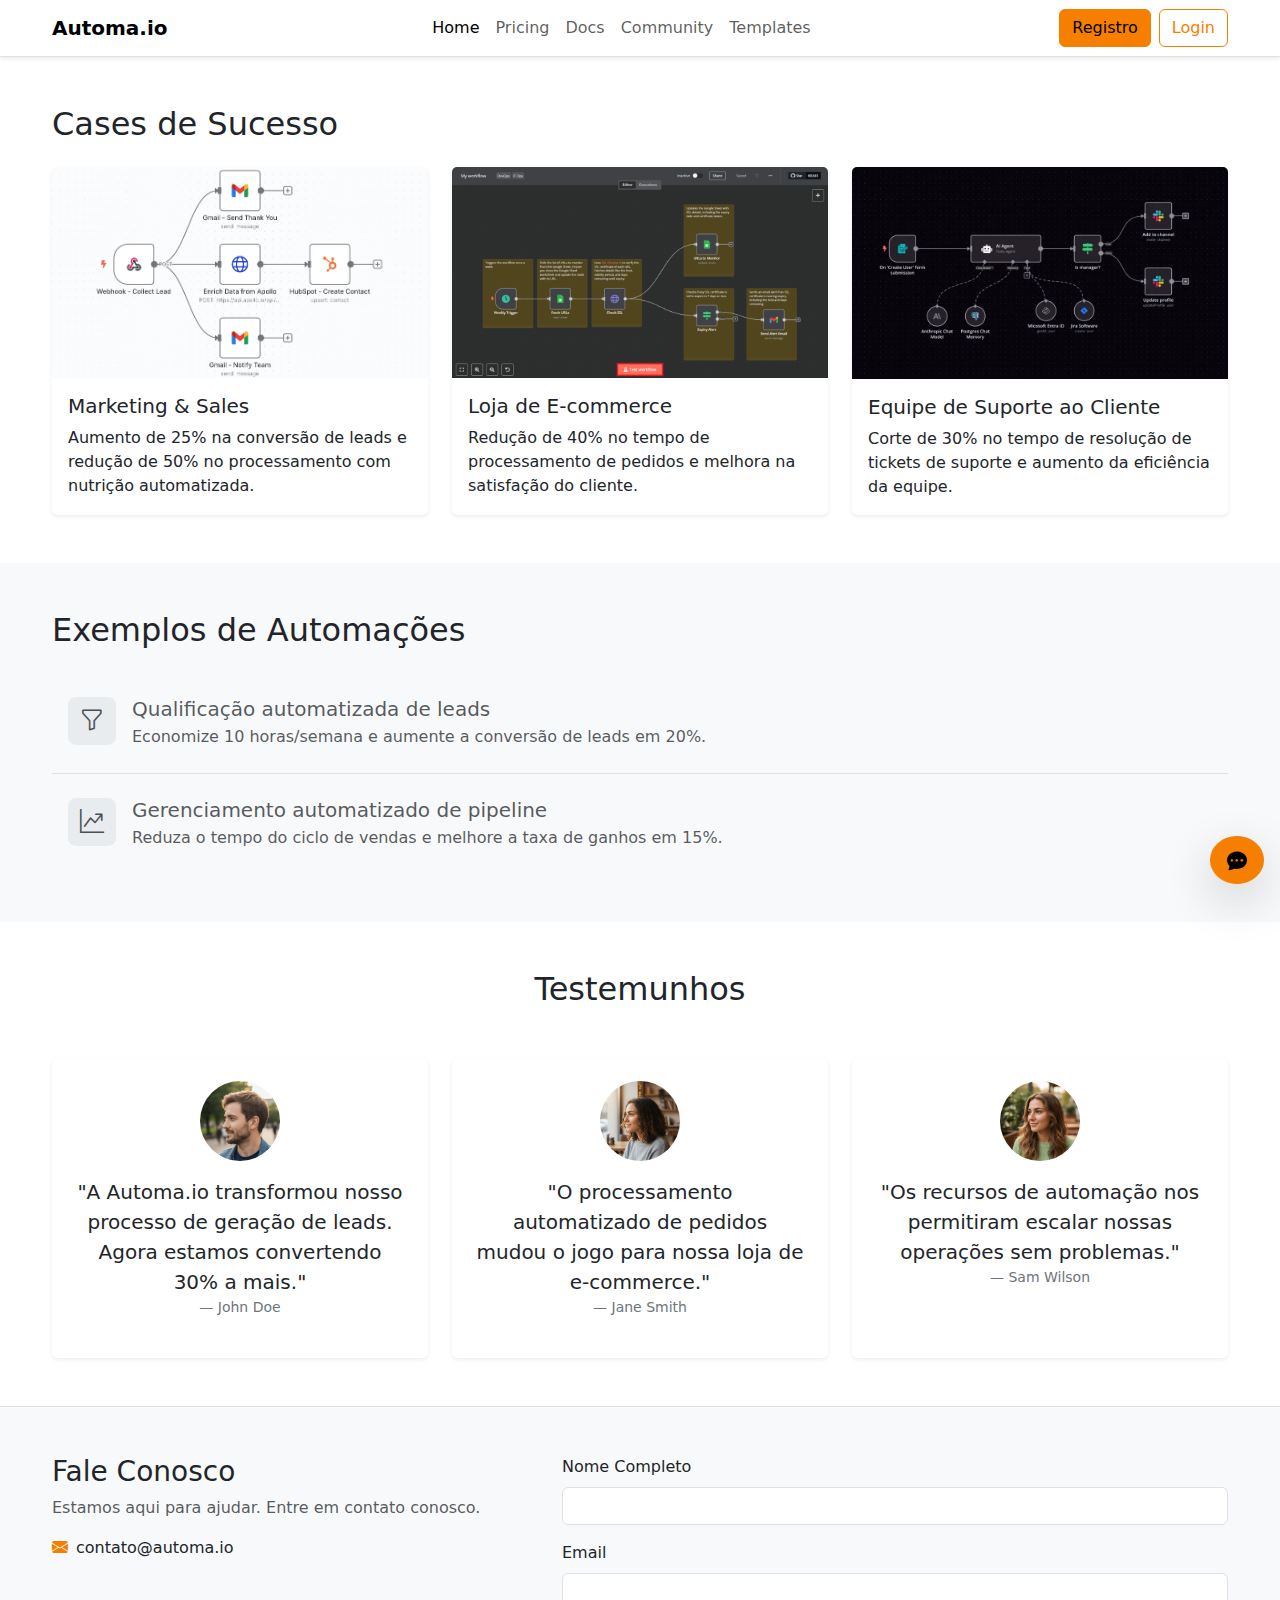
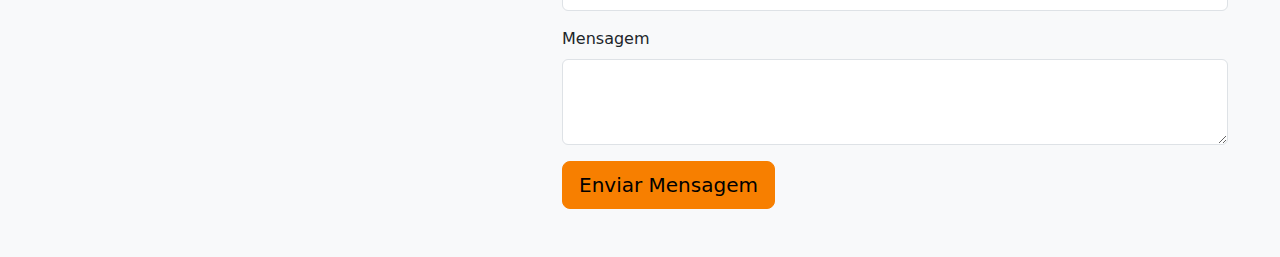
<file: index.html>
<!doctype html>
<html lang="pt-BR">
  <head>
    <meta charset="utf-8" />
    <meta name="viewport" content="width=device-width, initial-scale=1" />
    <title>Automa.io - Home</title>

    <link href="./css/style.css" rel="stylesheet" />
    <link
      rel="stylesheet"
      href="https://cdn.jsdelivr.net/npm/bootstrap-icons@1.11.3/font/bootstrap-icons.min.css"
    />
  </head>

  <body>
    
    <header>
      <nav class="navbar navbar-expand-lg bg-white border-bottom shadow-sm">
        <div class="container">
          <a class="navbar-brand fw-bold" href="index.html">Automa.io</a>

          <button
            class="navbar-toggler"
            type="button"
            data-bs-toggle="collapse"
            data-bs-target="#navbarPrincipal"
            aria-controls="navbarPrincipal"
            aria-expanded="false"
            aria-label="Toggle navigation"
          >
            <span class="navbar-toggler-icon"></span>
          </button>

          <div class="collapse navbar-collapse" id="navbarPrincipal">
            <ul class="navbar-nav mx-auto mb-2 mb-lg-0">
              <li class="nav-item">
                <a class="nav-link active" aria-current="page" href="index.html"
                  >Home</a
                >
              </li>
              <li class="nav-item">
                <a class="nav-link" href="./pages/pricing.html">Pricing</a>
              </li>
              <li class="nav-item">
                <a class="nav-link" href="./pages/docs.html">Docs</a>
              </li>
              <li class="nav-item">
                <a class="nav-link" href="./pages/community.html">Community</a>
              </li>
              <li class="nav-item">
                <a class="nav-link" href="./pages/templates.html">Templates</a>
              </li>
            </ul>

            <div class="d-flex align-items-center" id="auth-buttons">
              <a href="./pages/register.html" class="btn btn-primary me-2">Registro</a>
              <a href="./pages/login.html" class="btn btn-outline-primary">Login</a>
            </div>
          </div>
        </div>
      </nav>
    </header>

    <main>
      <section id="cases-sucesso" class="py-5">
        <div class="container">
          <h2 class="mb-4">Cases de Sucesso</h2>

          <div class="row g-4">
            <div class="col-12 col-md-4">
              <div class="card border-0 shadow-sm h-100">
                <img
                  src="./img/website-inbound-lead-collection-new.webp"
                  class="card-img-top img-fluid"
                  alt="Ilustração de marketing e sales"
                />
                <div class="card-body">
                  <h3 class="card-title h5">Marketing & Sales</h3>
                  <p class="card-text">
                    Aumento de 25% na conversão de leads e redução de 50% no
                    processamento com nutrição automatizada.
                  </p>
                </div>
              </div>
            </div>

            <div class="col-12 col-md-4">
              <div class="card border-0 shadow-sm h-100">
                <img
                  src="./img/test-workflow-wideview-1024x574.png"
                  class="card-img-top img-fluid"
                  alt="Ilustração de e-commerce"
                />
                <div class="card-body">
                  <h3 class="card-title h5">Loja de E-commerce</h3>
                  <p class="card-text">
                    Redução de 40% no tempo de processamento de pedidos e
                    melhora na satisfação do cliente.
                  </p>
                </div>
              </div>
            </div>

            <div class="col-12 col-md-4">
              <div class="card border-0 shadow-sm h-100">
                <img
                  src="./img/o-que-e-n8n-automacao.webp"
                  class="card-img-top img-fluid"
                  alt="Ilustração de suporte ao cliente"
                />
                <div class="card-body">
                  <h3 class="card-title h5">Equipe de Suporte ao Cliente</h3>
                  <p class="card-text">
                    Corte de 30% no tempo de resolução de tickets de suporte e
                    aumento da eficiência da equipe.
                  </p>
                </div>
              </div>
            </div>
          </div>
        </div>
      </section>

      <section id="automacoes" class="py-5 bg-light">
        <div class="container">
          <h2 class="mb-4">Exemplos de Automações</h2>

          <div class="list-group list-group-flush">
            <div
              class="list-group-item list-group-item-action bg-light d-flex align-items-start py-4"
            >
              <div class="icon-bg flex-shrink-0 me-3">
                <i class="bi bi-funnel"></i>
              </div>
              <div class="flex-grow-1">
                <h3 class="h5 mb-1">Qualificação automatizada de leads</h3>
                <p class="mb-0 text-muted">
                  Economize 10 horas/semana e aumente a conversão de leads em
                  20%.
                </p>
              </div>
            </div>

            <div
              class="list-group-item list-group-item-action bg-light d-flex align-items-start py-4"
            >
              <div class="icon-bg flex-shrink-0 me-3">
                <i class="bi bi-graph-up-arrow"></i>
              </div>
              <div class="flex-grow-1">
                <h3 class="h5 mb-1">Gerenciamento automatizado de pipeline</h3>
                <p class="mb-0 text-muted">
                  Reduza o tempo do ciclo de vendas e melhore a taxa de ganhos
                  em 15%.
                </p>
              </div>
            </div>
          </div>
        </div>
      </section>

      <section id="testemunhos" class="py-5">
        <div class="container">
          <h2 class="text-center mb-5">Testemunhos</h2>

          <div class="row g-4">
            <div class="col-12 col-md-4">
              <div class="card border-0 shadow-sm h-100">
                <div class="card-body text-center p-4">
                  <img
                    src="./img/Homem-olhando-esquerda.png"
                    class="rounded-circle mb-3 avatar-img"
                    alt="Foto de John Doe"
                  />
                  <blockquote class="blockquote">
                    <p>
                      "A Automa.io transformou nosso processo de geração de
                      leads. Agora estamos convertendo 30% a mais."
                    </p>
                  </blockquote>
                  <footer class="blockquote-footer">John Doe</footer>
                </div>
              </div>
            </div>

            <div class="col-12 col-md-4">
              <div class="card border-0 shadow-sm h-100">
                <div class="card-body text-center p-4">
                  <img
                    src="./img/Mulher-olhando-esquerda.png"
                    class="rounded-circle mb-3 avatar-img"
                    alt="Foto de Jane Smith"
                  />
                  <blockquote class="blockquote">
                    <p>
                      "O processamento automatizado de pedidos mudou o jogo para
                      nossa loja de e-commerce."
                    </p>
                  </blockquote>
                  <footer class="blockquote-footer">Jane Smith</footer>
                </div>
              </div>
            </div>

            <div class="col-12 col-md-4">
              <div class="card border-0 shadow-sm h-100">
                <div class="card-body text-center p-4">
                  <img
                    src="./img/Mulher-olhando-frente.png"
                    class="rounded-circle mb-3 avatar-img"
                    alt="Foto de Sam Wilson"
                  />
                  <blockquote class="blockquote">
                    <p>
                      "Os recursos de automação nos permitiram escalar nossas
                      operações sem problemas."
                    </p>
                  </blockquote>
                  <footer class="blockquote-footer">Sam Wilson</footer>
                </div>
              </div>
            </div>
          </div>
        </div>
      </section>

      <div class="position-fixed bottom-0 end-0 p-3" style="z-index: 1030">
        <div class="collapse position-relative" id="chatWidget">
          <div class="card shadow-lg" style="width: 350px; margin-bottom: 1rem">
            <div
              class="card-header d-flex justify-content-between align-items-center"
            >
              <h6 class="mb-0 fw-bold">Ajuda & Suporte</h6>
              <a
                href="#chatWidget"
                class="btn-close"
                data-bs-toggle="collapse"
                aria-label="Close"
              ></a>
            </div>
            <div class="card-body" style="height: 300px; overflow-y: auto">
              <div class="d-flex mb-3">
                <div class="flex-shrink-0">
                  <i class="bi bi-robot fs-3 text-primary"></i>
                </div>
                <div class="flex-grow-1 ms-3">
                  <div class="bg-light p-3 rounded">
                    <p class="mb-0">Olá! Como posso ajudar?</p>
                  </div>
                </div>
              </div>
            </div>
            <div class="card-footer">
              <form action="#" id="chatForm">
                <div class="input-group">
                  <input
                    type="text"
                    class="form-control"
                    placeholder="Digite sua mensagem..."
                  />
                  <button class="btn btn-primary" type="submit">
                    <i class="bi bi-send-fill"></i>
                  </button>
                </div>
              </form>
            </div>
          </div>
        </div>
        <a
          class="btn btn-primary btn-lg rounded-circle shadow-lg float-end"
          data-bs-toggle="collapse"
          href="#chatWidget"
          role="button"
          aria-expanded="false"
          aria-controls="chatWidget"
        >
          <i class="bi bi-chat-dots-fill"></i>
        </a>
      </div>
    </main>

    <footer id="fale-conosco" class="py-5 bg-light border-top">
      <div class="container">
        <div class="row g-5">
          <div class="col-12 col-lg-5">
            <h2 class="h3">Fale Conosco</h2>
            <p class="text-muted">
              Estamos aqui para ajudar. Entre em contato conosco.
            </p>
            <ul class="list-unstyled">
              <li class="d-flex align-items-center mb-2">
                <i class="bi bi-envelope-fill me-2 text-primary"></i>
                <a
                  href="mailto:contato@automa.io"
                  class="text-decoration-none text-dark"
                  >contato@automa.io</a
                >
              </li>
            </ul>
          </div>
          <div class="col-12 col-lg-7">
            <form
              action="#"
              method="POST"
              id="contactForm"
              class="needs-validation"
              novalidate
            >
              <div class="mb-3">
                <label for="nome" class="form-label">Nome Completo</label>
                <input type="text" class="form-control" id="nome" required />
              </div>
              <div class="mb-3">
                <label for="email" class="form-label">Email</label>
                <input type="email" class="form-control" id="email" required />
              </div>
              <div class="mb-3">
                <label for="mensagem" class="form-label">Mensagem</label>
                <textarea
                  class="form-control"
                  id="mensagem"
                  rows="3"
                ></textarea>
              </div>
              <button type="submit" class="btn btn-primary btn-lg">
                Enviar Mensagem
              </button>
            </form>
          </div>
        </div>
      </div>
    </footer>

    <script src="https://cdn.jsdelivr.net/npm/bootstrap@5.3.3/dist/js/bootstrap.bundle.min.js"></script>

    <script type="module">
      import { AuthService } from './services/auth.service.js';

      const authService = new AuthService();

      if (authService.isLoggedIn()) {
        const container = document.getElementById('auth-buttons');
        if (container) {
          container.innerHTML = `<a href="./pages/automations.html" class="btn btn-primary">Acessar minha área</a>`;
        }
      }

      const contactForm = document.getElementById('contactForm');
      if (contactForm) {
        contactForm.addEventListener('submit', (e) => {
          e.preventDefault();
          if (contactForm.checkValidity()) {
            alert('Mensagem enviada com sucesso!');
            contactForm.reset();
            contactForm.classList.remove('was-validated');
          } else {
            contactForm.classList.add('was-validated');
          }
        });/*atualizando*/
      }
    </script>
  </body>
</html>
</file>
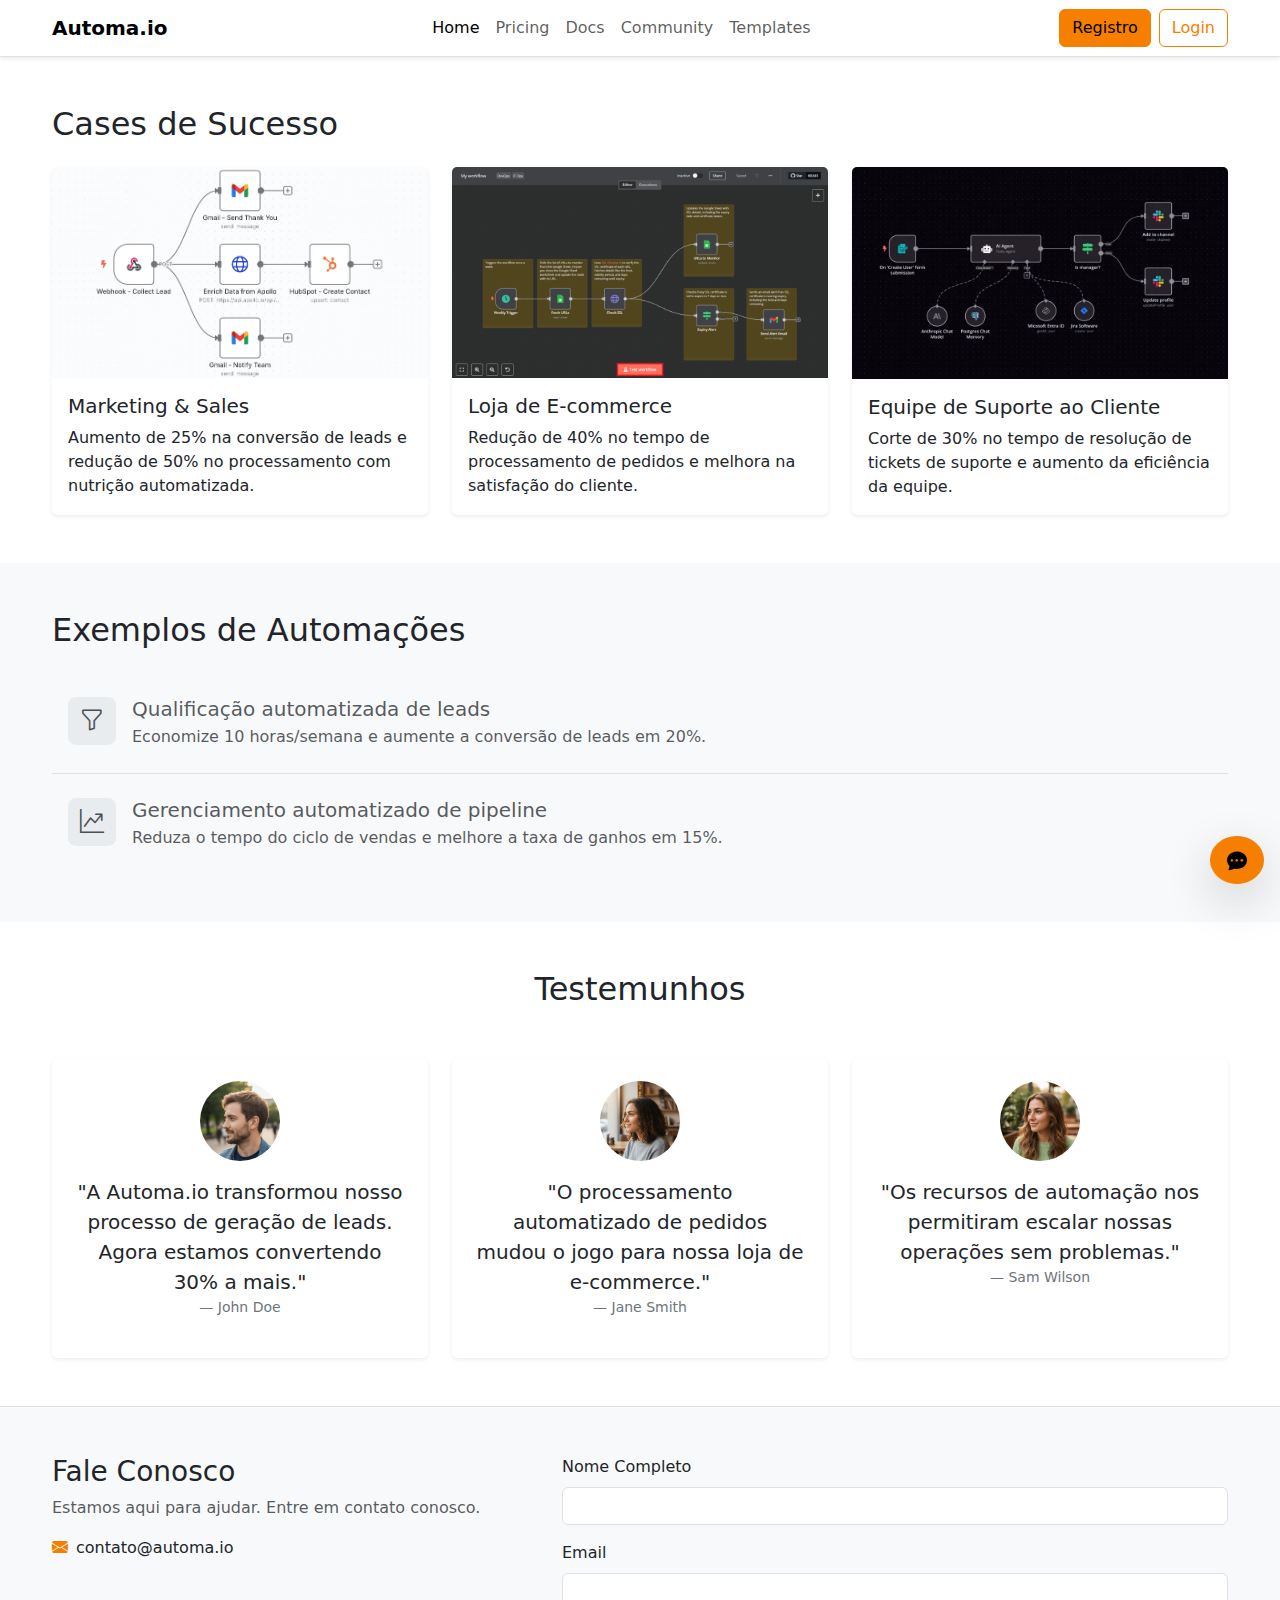
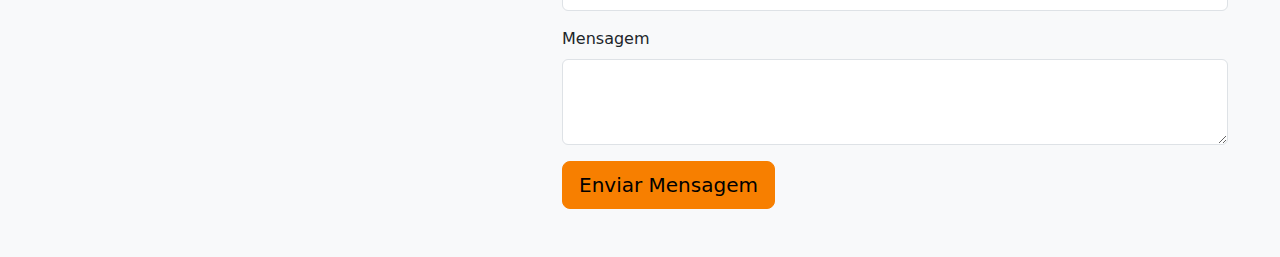
<file: pages/index.html>
<!doctype html>
<html lang="pt-BR">

<head>
    <meta charset="utf-8" />
    <meta name="viewport" content="width=device-width, initial-scale=1" />
    <title>Automa.io - Home</title>

    <link href="../css/style.css" rel="stylesheet" />

    <link rel="stylesheet" href="https://cdn.jsdelivr.net/npm/bootstrap-icons@1.11.3/font/bootstrap-icons.min.css" />
</head>

<body>
    <header>
        <nav class="navbar navbar-expand-lg bg-white border-bottom shadow-sm">
            <div class="container">
                <a class="navbar-brand fw-bold" href="index.html">Automa.io</a>

                <button class="navbar-toggler" type="button" data-bs-toggle="collapse" data-bs-target="#navbarPrincipal"
                    aria-controls="navbarPrincipal" aria-expanded="false" aria-label="Toggle navigation">
                    <span class="navbar-toggler-icon"></span>
                </button>

                <div class="collapse navbar-collapse" id="navbarPrincipal">
                    <ul class="navbar-nav mx-auto mb-2 mb-lg-0">
                        <li class="nav-item">
                            <a class="nav-link active" aria-current="page" href="index.html">Home</a>
                        </li>
                        <li class="nav-item">
                            <a class="nav-link" href="pricing.html">Pricing</a>
                        </li>
                        <li class="nav-item">
                            <a class="nav-link" href="docs.html">Docs</a>
                        </li>
                        <li class="nav-item">
                            <a class="nav-link" href="community.html">Community</a>
                        </li>
                        <li class="nav-item">
                            <a class="nav-link" href="templates.html">Templates</a>
                        </li>
                    </ul>

                    <div class="d-flex align-items-center" id="auth-buttons">
                        <a href="register.html" class="btn btn-primary me-2">Registro</a>
                        <a href="login.html" class="btn btn-outline-primary">Login</a>
                    </div>
                </div>
            </div>
        </nav>
    </header>

    <main>
        <section id="cases-sucesso" class="py-5">
            <div class="container">
                <h2 class="mb-4">Cases de Sucesso</h2>

                <div class="row g-4">
                    <div class="col-12 col-md-4">
                        <div class="card border-0 shadow-sm h-100">
                            <img src="../img/website-inbound-lead-collection-new.webp" class="card-img-top img-fluid"
                                alt="Ilustração de marketing e sales" />
                            <div class="card-body">
                                <h3 class="card-title h5">Marketing & Sales</h3>
                                <p class="card-text">
                                    Aumento de 25% na conversão de leads e redução de 50% no
                                    processamento com nutrição automatizada.
                                </p>
                            </div>
                        </div>
                    </div>

                    <div class="col-12 col-md-4">
                        <div class="card border-0 shadow-sm h-100">
                            <img src="../img/test-workflow-wideview-1024x574.png" class="card-img-top img-fluid"
                                alt="Ilustração de e-commerce" />
                            <div class="card-body">
                                <h3 class="card-title h5">Loja de E-commerce</h3>
                                <p class="card-text">
                                    Redução de 40% no tempo de processamento de pedidos e
                                    melhora na satisfação do cliente.
                                </p>
                            </div>
                        </div>
                    </div>

                    <div class="col-12 col-md-4">
                        <div class="card border-0 shadow-sm h-100">
                            <img src="../img/o-que-e-n8n-automacao.webp" class="card-img-top img-fluid"
                                alt="Ilustração de suporte ao cliente" />
                            <div class="card-body">
                                <h3 class="card-title h5">Equipe de Suporte ao Cliente</h3>
                                <p class="card-text">
                                    Corte de 30% no tempo de resolução de tickets de suporte e
                                    aumento da eficiência da equipe.
                                </p>
                            </div>
                        </div>
                    </div>
                </div>
            </div>
        </section>

        <section id="automacoes" class="py-5 bg-light">
            <div class="container">
                <h2 class="mb-4">Exemplos de Automações</h2>

                <div class="list-group list-group-flush">
                    <div class="list-group-item list-group-item-action bg-light d-flex align-items-start py-4">
                        <div class="icon-bg flex-shrink-0 me-3">
                            <i class="bi bi-funnel"></i>
                        </div>
                        <div class="flex-grow-1">
                            <h3 class="h5 mb-1">Qualificação automatizada de leads</h3>
                            <p class="mb-0 text-muted">
                                Economize 10 horas/semana e aumente a conversão de leads em
                                20%.
                            </p>
                        </div>
                    </div>

                    <div class="list-group-item list-group-item-action bg-light d-flex align-items-start py-4">
                        <div class="icon-bg flex-shrink-0 me-3">
                            <i class="bi bi-graph-up-arrow"></i>
                        </div>
                        <div class="flex-grow-1">
                            <h3 class="h5 mb-1">Gerenciamento automatizado de pipeline</h3>
                            <p class="mb-0 text-muted">
                                Reduza o tempo do ciclo de vendas e melhore a taxa de ganhos
                                em 15%.
                            </p>
                        </div>
                    </div>
                </div>
            </div>
        </section>

        <section id="testemunhos" class="py-5">
            <div class="container">
                <h2 class="text-center mb-5">Testemunhos</h2>

                <div class="row g-4">
                    <div class="col-12 col-md-4">
                        <div class="card border-0 shadow-sm h-100">
                            <div class="card-body text-center p-4">
                                <img src="../img/Homem-olhando-esquerda.png" class="rounded-circle mb-3 avatar-img" alt="Foto de John Doe" />
                                <blockquote class="blockquote">
                                    <p>"A Automa.io transformou nosso processo de geração de leads. Agora estamos
                                        convertendo 30% a mais."</p>
                                </blockquote>
                                <footer class="blockquote-footer">John Doe</footer>
                            </div>
                        </div>
                    </div>

                    <div class="col-12 col-md-4">
                        <div class="card border-0 shadow-sm h-100">
                            <div class="card-body text-center p-4">
                                <img src="../img/Mulher-olhando-esquerda.png" class="rounded-circle mb-3 avatar-img"
                                    alt="Foto de Jane Smith" />
                                <blockquote class="blockquote">
                                    <p>"O processamento automatizado de pedidos mudou o jogo para nossa loja de
                                        e-commerce."</p>
                                </blockquote>
                                <footer class="blockquote-footer">Jane Smith</footer>
                            </div>
                        </div>
                    </div>

                    <div class="col-12 col-md-4">
                        <div class="card border-0 shadow-sm h-100">
                            <div class="card-body text-center p-4">
                                <img src="../img/Mulher-olhando-frente.png" class="rounded-circle mb-3 avatar-img"
                                    alt="Foto de Sam Wilson" />
                                <blockquote class="blockquote">
                                    <p>"Os recursos de automação nos permitiram escalar nossas operações sem problemas."</p>
                                </blockquote>
                                <footer class="blockquote-footer">Sam Wilson</footer>
                            </div>
                        </div>
                    </div>
                </div>
            </div>
        </section>

        <div class="position-fixed bottom-0 end-0 p-3" style="z-index: 1030;">
            <div class="collapse position-relative" id="chatWidget">
                <div class="card shadow-lg" style="width: 350px; margin-bottom: 1rem;">
                    <div class="card-header d-flex justify-content-between align-items-center">
                        <h6 class="mb-0 fw-bold">Ajuda & Suporte</h6>
                        <a href="#chatWidget" class="btn-close" data-bs-toggle="collapse" aria-label="Close"></a>
                    </div>
                    <div class="card-body" style="height: 300px; overflow-y: auto;">
                        <div class="d-flex mb-3">
                            <div class="flex-shrink-0"><i class="bi bi-robot fs-3 text-primary"></i></div>
                            <div class="flex-grow-1 ms-3">
                                <div class="bg-light p-3 rounded"><p class="mb-0">Olá! Como posso ajudar?</p></div>
                            </div>
                        </div>
                    </div>
                    <div class="card-footer">
                        <form action="#" id="chatForm">
                            <div class="input-group">
                                <input type="text" class="form-control" placeholder="Digite sua mensagem...">
                                <button class="btn btn-primary" type="submit"><i class="bi bi-send-fill"></i></button>
                            </div>
                        </form>
                    </div>
                </div>
            </div>
            <a class="btn btn-primary btn-lg rounded-circle shadow-lg float-end" data-bs-toggle="collapse"
                href="#chatWidget" role="button" aria-expanded="false" aria-controls="chatWidget">
                <i class="bi bi-chat-dots-fill"></i>
            </a>
        </div>

    </main>

    <footer id="fale-conosco" class="py-5 bg-light border-top">
        <div class="container">
            <div class="row g-5">
                <div class="col-12 col-lg-5">
                    <h2 class="h3">Fale Conosco</h2>
                    <p class="text-muted">Estamos aqui para ajudar. Entre em contato conosco.</p>
                    <ul class="list-unstyled">
                        <li class="d-flex align-items-center mb-2">
                            <i class="bi bi-envelope-fill me-2 text-primary"></i>
                            <a href="mailto:contato@automa.io" class="text-decoration-none text-dark">contato@automa.io</a>
                        </li>
                        </ul>
                </div>
                <div class="col-12 col-lg-7">
                    <form action="#" method="POST" id="contactForm" class="needs-validation" novalidate>
                        <div class="mb-3">
                            <label for="nome" class="form-label">Nome Completo</label>
                            <input type="text" class="form-control" id="nome" required />
                        </div>
                        <div class="mb-3">
                            <label for="email" class="form-label">Email</label>
                            <input type="email" class="form-control" id="email" required />
                        </div>
                        <div class="mb-3">
                            <label for="mensagem" class="form-label">Mensagem</label>
                            <textarea class="form-control" id="mensagem" rows="3"></textarea>
                        </div>
                        <button type="submit" class="btn btn-primary btn-lg">Enviar Mensagem</button>
                    </form>
                </div>
            </div>
        </div>
    </footer>

    <script src="https://cdn.jsdelivr.net/npm/bootstrap@5.3.3/dist/js/bootstrap.bundle.min.js"></script>

    <script type="module">
        import { AuthService } from '../services/auth.service.js';
        
        const authService = new AuthService();

        if (authService.isLoggedIn()) {
            const container = document.getElementById('auth-buttons');
            if (container) {
                container.innerHTML = `<a href="automations.html" class="btn btn-primary">Acessar minha área</a>`;
            }
        }

        const contactForm = document.getElementById('contactForm');
        if (contactForm) {
            contactForm.addEventListener('submit', (e) => {
                e.preventDefault();
                if (contactForm.checkValidity()) {
                    alert('Mensagem enviada com sucesso!');
                    contactForm.reset();
                    contactForm.classList.remove('was-validated');
                } else {
                    contactForm.classList.add('was-validated');
                }
            });
        }
    </script>
</body>
</html>
</file>
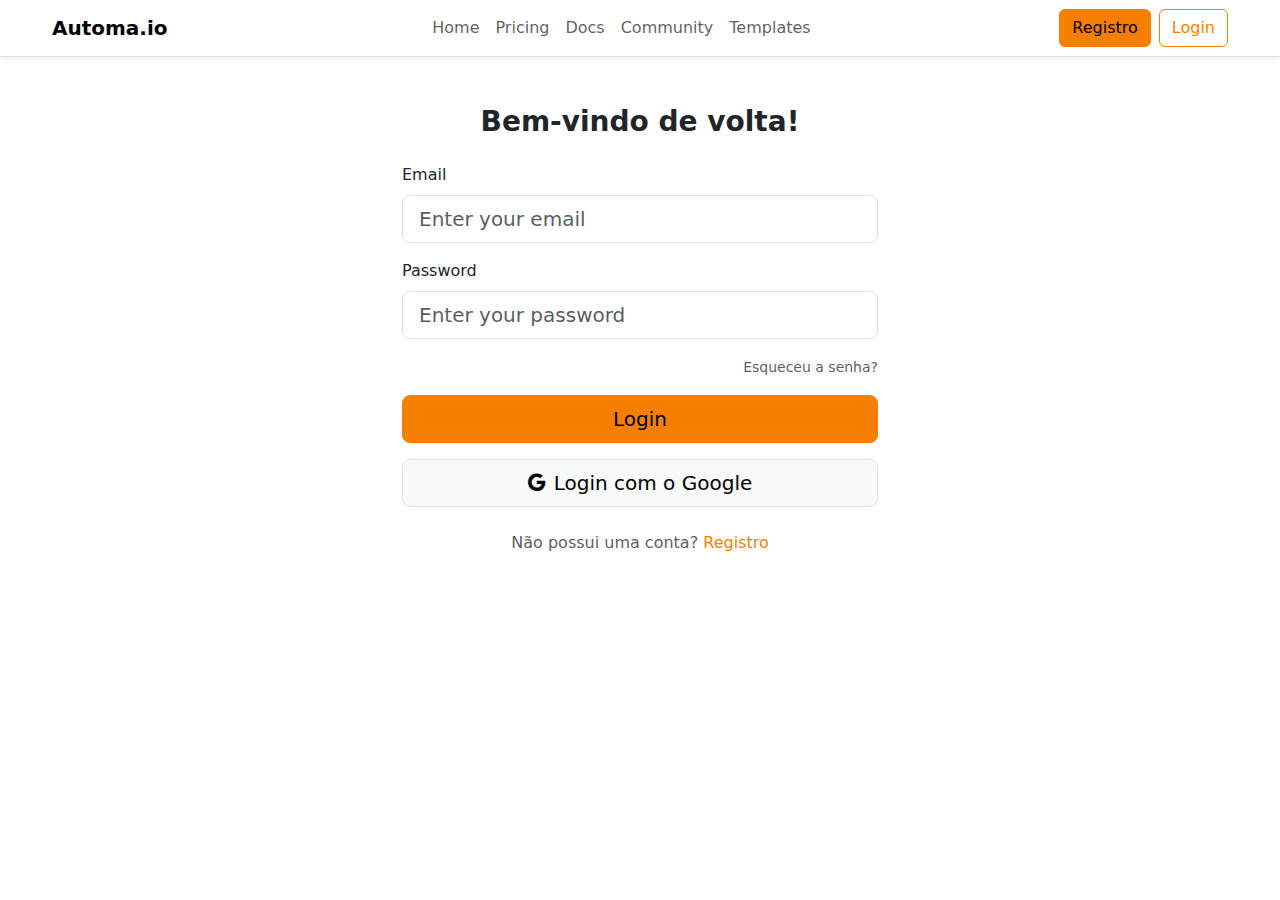
<file: automations.html>
<!doctype html>
<html lang="pt-BR">
  <head>
    <meta charset="utf-8" />
    <meta name="viewport" content="width=device-width, initial-scale=1" />
    <title>Automa.io - My Automations</title>

    <link href="../css/style.css" rel="stylesheet" />
    <link
      rel="stylesheet"
      href="https://cdn.jsdelivr.net/npm/bootstrap-icons@1.11.3/font/bootstrap-icons.min.css"
    />
  </head>
  <body class="bg-light">
    <header>
      <nav class="navbar navbar-expand-lg bg-white border-bottom shadow-sm">
        <div class="container">
          <a class="navbar-brand fw-bold" href="index.html">Automa.io</a>
          <button
            class="navbar-toggler"
            type="button"
            data-bs-toggle="collapse"
            data-bs-target="#navbarApp"
          >
            <span class="navbar-toggler-icon"></span>
          </button>
          <div class="collapse navbar-collapse" id="navbarApp">
            <ul class="navbar-nav mx-auto mb-2 mb-lg-0">
              <li class="nav-item">
                <a class="nav-link" href="index.html">Home</a>
              </li>
              <li class="nav-item">
                <a class="nav-link active" href="automations.html"
                  >Automations</a
                >
              </li>
              <li class="nav-item">
                <a class="nav-link" href="docs.html">Docs</a>
              </li>
              <li class="nav-item">
                <a class="nav-link" href="community.html">Community</a>
              </li>
              <li class="nav-item">
                <a class="nav-link" href="templates.html">Templates</a>
              </li>
            </ul>
            <div class="d-flex align-items-center">
              <a href="new-automation.html" class="btn btn-primary me-2"
                >New automation</a
              >

              <div class="dropdown">
                <a
                  href="#"
                  class="text-decoration-none dropdown-toggle"
                  data-bs-toggle="dropdown"
                  aria-expanded="false"
                >
                  <i class="bi bi-person-circle text-primary fs-1"></i>
                </a>
                <ul class="dropdown-menu dropdown-menu-end shadow-sm">
                  <li><a class="dropdown-item" href="#">Meu Perfil</a></li>
                  <li><hr class="dropdown-divider" /></li>
                  <li>
                    <a class="dropdown-item" href="#" id="logout-button">
                      <i class="bi bi-box-arrow-right me-2"></i>Sair (Logout)
                    </a>
                  </li>
                </ul>
              </div>
            </div>
          </div>
        </div>
      </nav>
    </header>

    <main>
      <section class="py-5">
        <div class="container">
          <div class="row justify-content-center">
            <div class="col-12 col-lg-9">
              <div class="text-center text-md-start mb-4">
                <h1 class="h2">Automation Impact</h1>
                <p class="text-muted">
                  Veja como suas automações estão performando
                </p>
              </div>

              <div
                id="automationCarousel"
                class="carousel slide"
                data-bs-ride="false"
              >
                <div class="carousel-inner">
                  <div class="carousel-item active">
                    <div class="card shadow-sm border-0">
                      <div class="card-body p-5 text-center">
                        Carregando automações...
                      </div>
                    </div>
                  </div>
                </div>
                <nav aria-label="Automation pagination" class="mt-4">
                  <ul
                    class="pagination pagination-lg justify-content-center"
                  ></ul>
                </nav>
              </div>
            </div>
          </div>
        </div>
      </section>

      <div class="position-fixed bottom-0 end-0 p-3" style="z-index: 1030">
        <div class="collapse position-relative" id="chatWidget">
          <div class="card shadow-lg" style="width: 350px; margin-bottom: 1rem">
            <div
              class="card-header d-flex justify-content-between align-items-center"
            >
              <h6 class="mb-0 fw-bold">Ajuda & Suporte</h6>
              <a
                href="#chatWidget"
                class="btn-close"
                data-bs-toggle="collapse"
                aria-label="Close"
              ></a>
            </div>
            <div class="card-body" style="height: 300px; overflow-y: auto">
              <div class="d-flex mb-3">
                <div class="flex-shrink-0">
                  <i class="bi bi-robot fs-3 text-primary"></i>
                </div>
                <div class="flex-grow-1 ms-3">
                  <div class="bg-light p-3 rounded">
                    <p class="mb-0">Olá! Como posso ajudar?</p>
                  </div>
                </div>
              </div>
            </div>
            <div class="card-footer">
              <div class="input-group">
                <input
                  type="text"
                  class="form-control"
                  placeholder="Digite sua mensagem..."
                />
                <button class="btn btn-primary">
                  <i class="bi bi-send-fill"></i>
                </button>
              </div>
            </div>
          </div>
        </div>
        <a
          class="btn btn-primary btn-lg rounded-circle shadow-lg float-end"
          data-bs-toggle="collapse"
          href="#chatWidget"
        >
          <i class="bi bi-chat-dots-fill"></i>
        </a>
      </div>
    </main>

    <script src="https://cdn.jsdelivr.net/npm/bootstrap@5.3.3/dist/js/bootstrap.bundle.min.js"></script>

    <script type="module">
      import { AuthService } from '../services/auth.service.js';
      import { AutomationService } from '../services/automation.service.js';

      const authService = new AuthService();
      const automationService = new AutomationService();

      // 1. Guardião: Protege a rota (redireciona para login se não logado)
      authService.protectRoute();

      // 2. Logout
      document
        .getElementById('logout-button')
        ?.addEventListener('click', (e) => {
          e.preventDefault();
          authService.logout();
          alert('Você foi desconectado com sucesso.');
          window.location.href = 'index.html';
        });

      // 3. Carregar Lista (Carousel)
      window.addEventListener('DOMContentLoaded', async () => {
        try {
          const automations = await automationService.getAutomations();
          const carouselInner = document.querySelector('.carousel-inner');
          const paginationList = document.querySelector('.pagination');

          carouselInner.innerHTML = '';
          paginationList.innerHTML = '';

          if (automations.length === 0) {
            carouselInner.innerHTML =
              '<div class="carousel-item active"><div class="card shadow-sm border-0"><div class="card-body p-5 text-center"><h3 class="h5">Nenhuma automação encontrada.</h3><p class="text-muted mb-0">Vá para "New automation" para criar a sua primeira.</p></div></div></div>';
            paginationList.style.display = 'none';
            return;
          }

          automations.forEach((auto, index) => {
            const active = index === 0 ? 'active' : '';

            // Badges
            let badges =
              auto.systems && auto.systems.length > 0
                ? auto.systems
                    .map(
                      (s) =>
                        `<span class="badge bg-secondary-subtle text-dark-emphasis p-2 fs-6 me-1">${s}</span>`
                    )
                    .join('')
                : '<span class="badge bg-light text-muted p-2 fs-6">Nenhum sistema</span>';

            // HTML do Slide
            const slideHTML = `
                        <div class="carousel-item ${active}">
                            <div class="row justify-content-center">
                                <div class="col-12 col-lg-9">
                                    <div class="card shadow-sm border-0">
                                        <div class="card-body p-4 p-md-5">
                                            <h3 class="h5">Automação: <strong>${auto.name}</strong></h3>
                                            <p class="text-muted">Empresa: ${auto.company}</p>
                                            <img src="../img/chart-placeholder-${(index % 3) + 1}.png" class="img-fluid w-100 mb-4" alt="Gráfico">
                                            <h3 class="h5">Sistemas Integrados</h3>
                                            <div class="d-flex flex-wrap gap-2 mb-4">${badges}</div>
                                            <div class="list-group list-group-flush">
                                                <div class="list-group-item d-flex align-items-center px-0">
                                                    <div class="icon-bg flex-shrink-0 me-3"><i class="bi bi-file-earmark-text"></i></div>
                                                    <div class="flex-grow-1"><h4 class="h6 mb-0">Descrição</h4><small class="text-muted">${auto.description}</small></div>
                                                </div>
                                            </div>
                                        </div>
                                    </div>
                                </div>
                            </div>
                        </div>`;

            carouselInner.insertAdjacentHTML('beforeend', slideHTML);
            paginationList.insertAdjacentHTML(
              'beforeend',
              `<li class="page-item ${active}"><a class="page-link" href="#" data-bs-target="#automationCarousel" data-bs-slide-to="${index}">${index + 1}</a></li>`
            );
          });

          // Botão Próximo
          paginationList.insertAdjacentHTML(
            'beforeend',
            `<li class="page-item"><a class="page-link" href="#" data-bs-target="#automationCarousel" data-bs-slide="next"><span>&gt;</span></a></li>`
          );

          // Sincronia da Paginação
          const myCarousel = document.getElementById('automationCarousel');
          myCarousel.addEventListener('slide.bs.carousel', (event) => {
            const links = document.querySelectorAll('.pagination .page-item');
            links.forEach((l) => l.classList.remove('active'));
            // O indice + 1 pula o botão "Anterior" se existisse, aqui simplifiquei para pegar pelo slide-to
            const activeLink = document.querySelector(
              `[data-bs-slide-to="${event.to}"]`
            );
            if (activeLink) activeLink.parentElement.classList.add('active');
          });
        } catch (error) {
          console.error(error);
          const carouselInner = document.querySelector('.carousel-inner');
          carouselInner.innerHTML = `<div class="alert alert-danger">Erro ao carregar dados. Verifique se a API está rodando (npm run server).</div>`;
        }
      });
    </script>
  </body>
</html>
</file>
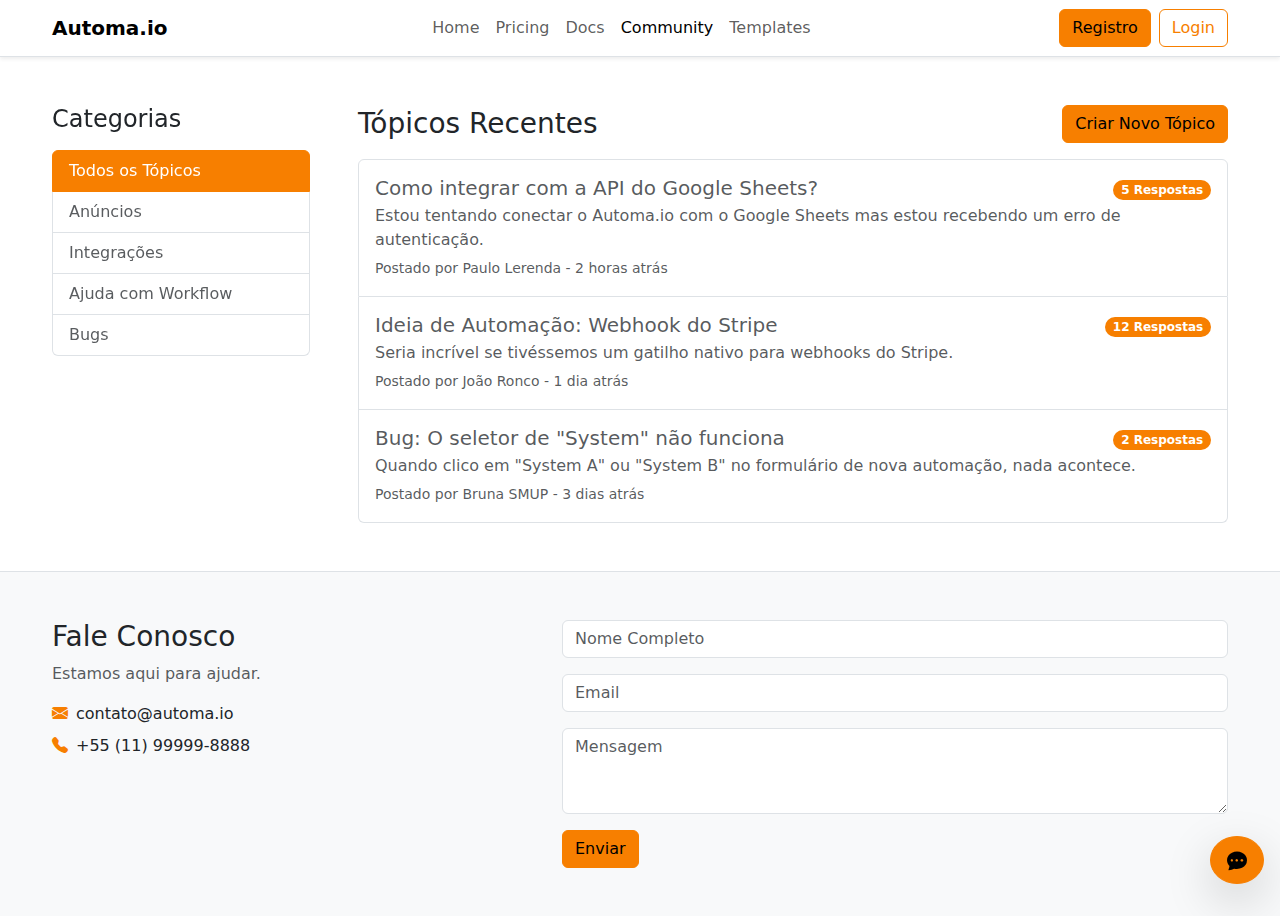
<file: community.html>
<!doctype html>
<html lang="pt-BR">
  <head>
    <meta charset="utf-8" />
    <meta name="viewport" content="width=device-width, initial-scale=1" />
    <title>Automa.io - Comunidade</title>

    <link href="../css/style.css" rel="stylesheet" />
    <link
      rel="stylesheet"
      href="https://cdn.jsdelivr.net/npm/bootstrap-icons@1.11.3/font/bootstrap-icons.min.css"
    />
  </head>

  <body>
    <header>
      <nav class="navbar navbar-expand-lg bg-white border-bottom shadow-sm">
        <div class="container">
          <a class="navbar-brand fw-bold" href="index.html">Automa.io</a>
          <button
            class="navbar-toggler"
            type="button"
            data-bs-toggle="collapse"
            data-bs-target="#navbarPrincipal"
          >
            <span class="navbar-toggler-icon"></span>
          </button>
          <div class="collapse navbar-collapse" id="navbarPrincipal">
            <ul class="navbar-nav mx-auto mb-2 mb-lg-0">
              <li class="nav-item">
                <a class="nav-link" href="index.html">Home</a>
              </li>
              <li class="nav-item">
                <a class="nav-link" href="pricing.html">Pricing</a>
              </li>
              <li class="nav-item">
                <a class="nav-link" href="docs.html">Docs</a>
              </li>
              <li class="nav-item">
                <a
                  class="nav-link active"
                  aria-current="page"
                  href="community.html"
                  >Community</a
                >
              </li>
              <li class="nav-item">
                <a class="nav-link" href="templates.html">Templates</a>
              </li>
            </ul>

            <div class="d-flex align-items-center" id="auth-buttons">
              <a href="register.html" class="btn btn-primary me-2">Registro</a>
              <a href="login.html" class="btn btn-outline-primary">Login</a>
            </div>
          </div>
        </div>
      </nav>
    </header>

    <main>
      <div class="container py-5">
        <div class="row g-5">
          <div class="col-12 col-md-3">
            <div class="sticky-top" style="top: 2rem">
              <h4 class="mb-3">Categorias</h4>
              <div class="list-group">
                <a
                  href="#"
                  class="list-group-item list-group-item-action active"
                  aria-current="true"
                  >Todos os Tópicos</a
                >
                <a href="#" class="list-group-item list-group-item-action"
                  >Anúncios</a
                >
                <a href="#" class="list-group-item list-group-item-action"
                  >Integrações</a
                >
                <a href="#" class="list-group-item list-group-item-action"
                  >Ajuda com Workflow</a
                >
                <a href="#" class="list-group-item list-group-item-action"
                  >Bugs</a
                >
              </div>
            </div>
          </div>

          <div class="col-12 col-md-9">
            <div class="d-flex justify-content-between align-items-center mb-3">
              <h2 class="h3 mb-0">Tópicos Recentes</h2>
              <a href="#" class="btn btn-primary">Criar Novo Tópico</a>
            </div>

            <div class="list-group">
              <a href="#" class="list-group-item list-group-item-action p-3">
                <div
                  class="d-flex w-100 justify-content-between align-items-center"
                >
                  <h5 class="mb-1">
                    Como integrar com a API do Google Sheets?
                  </h5>
                  <span class="badge bg-primary rounded-pill">5 Respostas</span>
                </div>
                <p class="mb-1">
                  Estou tentando conectar o Automa.io com o Google Sheets mas
                  estou recebendo um erro de autenticação.
                </p>
                <small class="text-muted"
                  >Postado por Paulo Lerenda - 2 horas atrás</small
                >
              </a>

              <a href="#" class="list-group-item list-group-item-action p-3">
                <div
                  class="d-flex w-100 justify-content-between align-items-center"
                >
                  <h5 class="mb-1">Ideia de Automação: Webhook do Stripe</h5>
                  <span class="badge bg-primary rounded-pill"
                    >12 Respostas</span
                  >
                </div>
                <p class="mb-1">
                  Seria incrível se tivéssemos um gatilho nativo para webhooks
                  do Stripe.
                </p>
                <small class="text-muted"
                  >Postado por João Ronco - 1 dia atrás</small
                >
              </a>

              <a href="#" class="list-group-item list-group-item-action p-3">
                <div
                  class="d-flex w-100 justify-content-between align-items-center"
                >
                  <h5 class="mb-1">Bug: O seletor de "System" não funciona</h5>
                  <span class="badge bg-primary rounded-pill">2 Respostas</span>
                </div>
                <p class="mb-1">
                  Quando clico em "System A" ou "System B" no formulário de nova
                  automação, nada acontece.
                </p>
                <small class="text-muted"
                  >Postado por Bruna SMUP - 3 dias atrás</small
                >
              </a>
            </div>
          </div>
        </div>
      </div>
    </main>

    <footer id="fale-conosco" class="py-5 bg-light border-top">
      <div class="container">
        <div class="row g-5">
          <div class="col-12 col-lg-5">
            <h2 class="h3">Fale Conosco</h2>
            <p class="text-muted">Estamos aqui para ajudar.</p>
            <ul class="list-unstyled">
              <li class="d-flex align-items-center mb-2">
                <i class="bi bi-envelope-fill me-2 text-primary"></i>
                contato@automa.io
              </li>
              <li class="d-flex align-items-center mb-2">
                <i class="bi bi-telephone-fill me-2 text-primary"></i> +55 (11)
                99999-8888
              </li>
            </ul>
          </div>
          <div class="col-12 col-lg-7">
            <form>
              <div class="mb-3">
                <input
                  type="text"
                  class="form-control"
                  placeholder="Nome Completo"
                />
              </div>
              <div class="mb-3">
                <input type="email" class="form-control" placeholder="Email" />
              </div>
              <div class="mb-3">
                <textarea
                  class="form-control"
                  rows="3"
                  placeholder="Mensagem"
                ></textarea>
              </div>
              <button type="button" class="btn btn-primary">Enviar</button>
            </form>
          </div>
        </div>
      </div>
    </footer>

    <div class="position-fixed bottom-0 end-0 p-3" style="z-index: 1030">
      <div class="collapse position-relative" id="chatWidget">
        <div class="card shadow-lg" style="width: 350px; margin-bottom: 1rem">
          <div
            class="card-header d-flex justify-content-between align-items-center"
          >
            <h6 class="mb-0 fw-bold">Ajuda & Suporte</h6>
            <a
              href="#chatWidget"
              class="btn-close"
              data-bs-toggle="collapse"
            ></a>
          </div>
          <div class="card-body" style="height: 300px">
            <div class="bg-light p-3 rounded">Olá! Posso ajudar?</div>
          </div>
        </div>
      </div>
      <a
        class="btn btn-primary btn-lg rounded-circle shadow-lg float-end"
        data-bs-toggle="collapse"
        href="#chatWidget"
      >
        <i class="bi bi-chat-dots-fill"></i>
      </a>
    </div>

    <script
      src="https://cdn.jsdelivr.net/npm/bootstrap@5.3.3/dist/js/bootstrap.bundle.min.js"
      integrity="sha384-YvpcrYf0tY3lHB60NNkmXc5s9fDVZLESaAA55NDzOxhy9GkcIdslK1eN7N6jIeHz"
      crossorigin="anonymous"
    ></script>

    <script type="module">
      import { AuthService } from '../services/auth.service.js';
      const authService = new AuthService();

      if (authService.isLoggedIn()) {
        const container = document.getElementById('auth-buttons');
        if (container) {
          container.innerHTML = `<a href="automations.html" class="btn btn-primary">Acessar minha área</a>`;
        }
      }
    </script>
  </body>
</html>
</file>
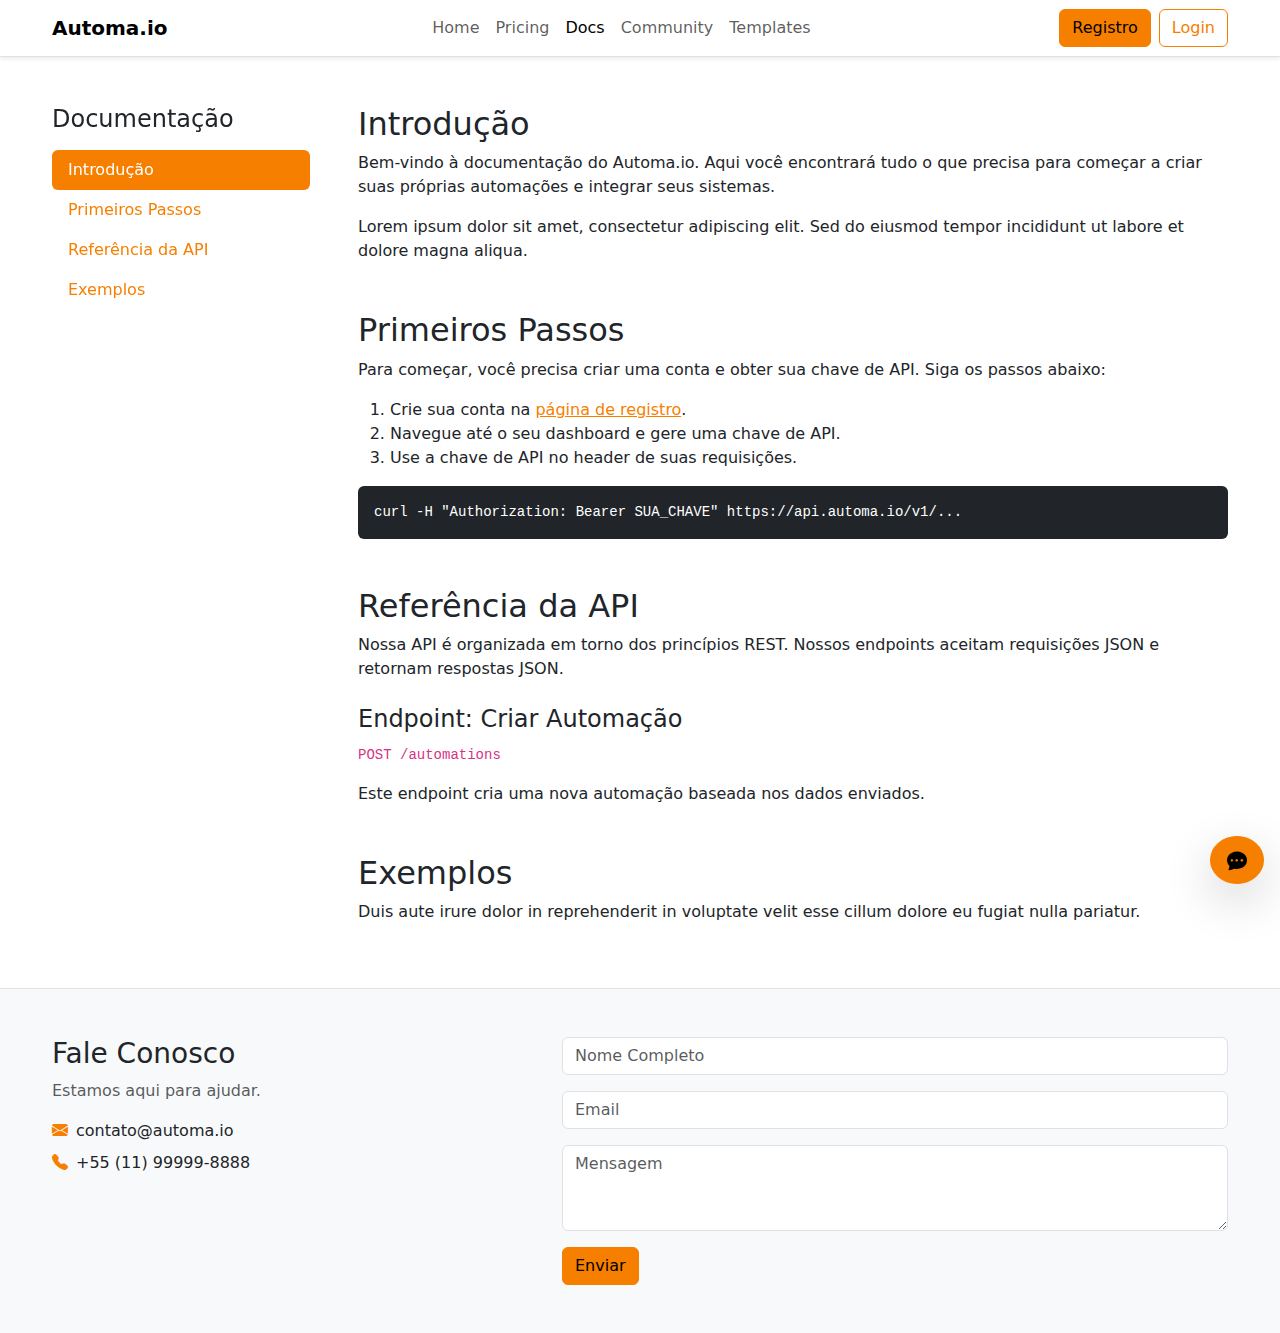
<file: docs.html>
<!doctype html>
<html lang="pt-BR">
  <head>
    <meta charset="utf-8" />
    <meta name="viewport" content="width=device-width, initial-scale=1" />
    <title>Automa.io - Documentação</title>

    <link href="../css/style.css" rel="stylesheet" />
    <link
      rel="stylesheet"
      href="https://cdn.jsdelivr.net/npm/bootstrap-icons@1.11.3/font/bootstrap-icons.min.css"
    />
  </head>

  <body>
    <header>
      <nav class="navbar navbar-expand-lg bg-white border-bottom shadow-sm">
        <div class="container">
          <a class="navbar-brand fw-bold" href="index.html">Automa.io</a>
          <button
            class="navbar-toggler"
            type="button"
            data-bs-toggle="collapse"
            data-bs-target="#navbarPrincipal"
          >
            <span class="navbar-toggler-icon"></span>
          </button>
          <div class="collapse navbar-collapse" id="navbarPrincipal">
            <ul class="navbar-nav mx-auto mb-2 mb-lg-0">
              <li class="nav-item">
                <a class="nav-link" href="index.html">Home</a>
              </li>
              <li class="nav-item">
                <a class="nav-link" href="pricing.html">Pricing</a>
              </li>
              <li class="nav-item">
                <a class="nav-link active" aria-current="page" href="docs.html"
                  >Docs</a
                >
              </li>
              <li class="nav-item">
                <a class="nav-link" href="community.html">Community</a>
              </li>
              <li class="nav-item">
                <a class="nav-link" href="templates.html">Templates</a>
              </li>
            </ul>

            <div class="d-flex align-items-center" id="auth-buttons">
              <a href="register.html" class="btn btn-primary me-2">Registro</a>
              <a href="login.html" class="btn btn-outline-primary">Login</a>
            </div>
          </div>
        </div>
      </nav>
    </header>

    <main>
      <div class="container py-5">
        <div class="row g-5">
          <div class="col-12 col-md-3">
            <div class="sticky-top" style="top: 2rem">
              <h4 class="mb-3">Documentação</h4>
              <nav class="nav nav-pills flex-column">
                <a class="nav-link active" href="#introducao">Introdução</a>
                <a class="nav-link" href="#primeiros-passos"
                  >Primeiros Passos</a
                >
                <a class="nav-link" href="#api-referencia">Referência da API</a>
                <a class="nav-link" href="#exemplos">Exemplos</a>
              </nav>
            </div>
          </div>

          <div class="col-12 col-md-9">
            <article>
              <section id="introducao">
                <h2>Introdução</h2>
                <p>
                  Bem-vindo à documentação do Automa.io. Aqui você encontrará
                  tudo o que precisa para começar a criar suas próprias
                  automações e integrar seus sistemas.
                </p>
                <p>
                  Lorem ipsum dolor sit amet, consectetur adipiscing elit. Sed
                  do eiusmod tempor incididunt ut labore et dolore magna aliqua.
                </p>
              </section>

              <section id="primeiros-passos" class="mt-5">
                <h2>Primeiros Passos</h2>
                <p>
                  Para começar, você precisa criar uma conta e obter sua chave
                  de API. Siga os passos abaixo:
                </p>
                <ol>
                  <li>
                    Crie sua conta na
                    <a href="register.html">página de registro</a>.
                  </li>
                  <li>Navegue até o seu dashboard e gere uma chave de API.</li>
                  <li>Use a chave de API no header de suas requisições.</li>
                </ol>
                <pre
                  class="bg-dark text-white p-3 rounded"
                ><code>curl -H "Authorization: Bearer SUA_CHAVE" https://api.automa.io/v1/...</code></pre>
              </section>

              <section id="api-referencia" class="mt-5">
                <h2>Referência da API</h2>
                <p>
                  Nossa API é organizada em torno dos princípios REST. Nossos
                  endpoints aceitam requisições JSON e retornam respostas JSON.
                </p>
                <h4 class="mt-4">Endpoint: Criar Automação</h4>
                <p><code>POST /automations</code></p>
                <p>
                  Este endpoint cria uma nova automação baseada nos dados
                  enviados.
                </p>
              </section>

              <section id="exemplos" class="mt-5">
                <h2>Exemplos</h2>
                <p>
                  Duis aute irure dolor in reprehenderit in voluptate velit esse
                  cillum dolore eu fugiat nulla pariatur.
                </p>
              </section>
            </article>
          </div>
        </div>
      </div>
    </main>

    <footer id="fale-conosco" class="py-5 bg-light border-top">
      <div class="container">
        <div class="row g-5">
          <div class="col-12 col-lg-5">
            <h2 class="h3">Fale Conosco</h2>
            <p class="text-muted">Estamos aqui para ajudar.</p>
            <ul class="list-unstyled">
              <li class="d-flex align-items-center mb-2">
                <i class="bi bi-envelope-fill me-2 text-primary"></i>
                contato@automa.io
              </li>
              <li class="d-flex align-items-center mb-2">
                <i class="bi bi-telephone-fill me-2 text-primary"></i> +55 (11)
                99999-8888
              </li>
            </ul>
          </div>
          <div class="col-12 col-lg-7">
            <form>
              <div class="mb-3">
                <input
                  type="text"
                  class="form-control"
                  placeholder="Nome Completo"
                />
              </div>
              <div class="mb-3">
                <input type="email" class="form-control" placeholder="Email" />
              </div>
              <div class="mb-3">
                <textarea
                  class="form-control"
                  rows="3"
                  placeholder="Mensagem"
                ></textarea>
              </div>
              <button type="button" class="btn btn-primary">Enviar</button>
            </form>
          </div>
        </div>
      </div>
    </footer>

    <div class="position-fixed bottom-0 end-0 p-3" style="z-index: 1030">
      <div class="collapse position-relative" id="chatWidget">
        <div class="card shadow-lg" style="width: 350px; margin-bottom: 1rem">
          <div
            class="card-header d-flex justify-content-between align-items-center"
          >
            <h6 class="mb-0 fw-bold">Ajuda & Suporte</h6>
            <a
              href="#chatWidget"
              class="btn-close"
              data-bs-toggle="collapse"
            ></a>
          </div>
          <div class="card-body" style="height: 300px">
            <div class="bg-light p-3 rounded">Olá! Posso ajudar?</div>
          </div>
        </div>
      </div>
      <a
        class="btn btn-primary btn-lg rounded-circle shadow-lg float-end"
        data-bs-toggle="collapse"
        href="#chatWidget"
      >
        <i class="bi bi-chat-dots-fill"></i>
      </a>
    </div>

    <script
      src="https://cdn.jsdelivr.net/npm/bootstrap@5.3.3/dist/js/bootstrap.bundle.min.js"
      integrity="sha384-YvpcrYf0tY3lHB60NNkmXc5s9fDVZLESaAA55NDzOxhy9GkcIdslK1eN7N6jIeHz"
      crossorigin="anonymous"
    ></script>

    <script type="module">
      import { AuthService } from '../services/auth.service.js';
      const authService = new AuthService();

      if (authService.isLoggedIn()) {
        const container = document.getElementById('auth-buttons');
        if (container) {
          container.innerHTML = `<a href="automations.html" class="btn btn-primary">Acessar minha área</a>`;
        }
      }
    </script>
  </body>
</html>
</file>
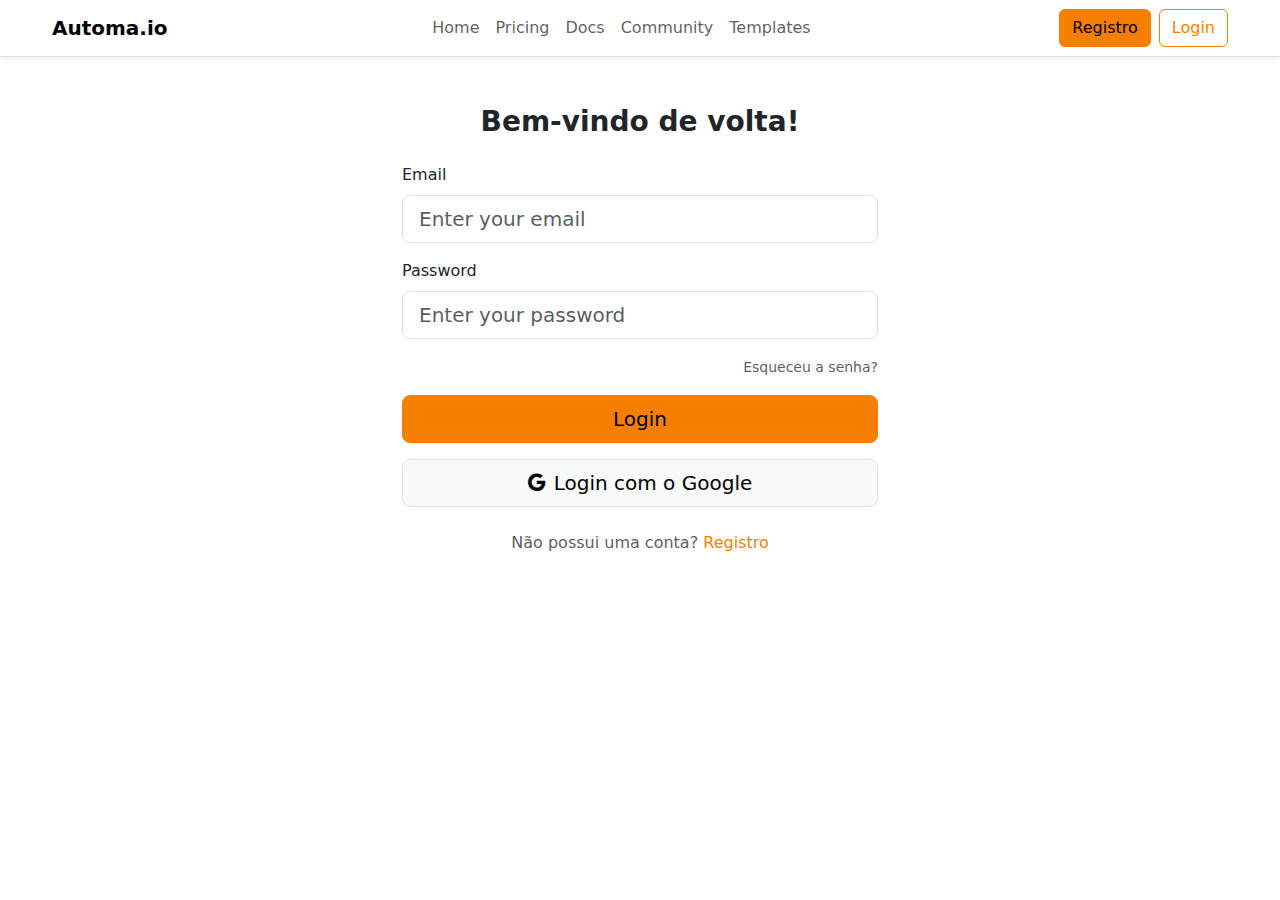
<file: login.html>
<!doctype html>
<html lang="pt-BR">
  <head>
    <meta charset="utf-8" />
    <meta name="viewport" content="width=device-width, initial-scale=1" />
    <title>Automa.io - Login</title>

    <link href="../css/style.css" rel="stylesheet" />
    <link
      rel="stylesheet"
      href="https://cdn.jsdelivr.net/npm/bootstrap-icons@1.11.3/font/bootstrap-icons.min.css"
    />
  </head>

  <body class="bg-white">
    <header>
      <nav class="navbar navbar-expand-lg bg-white border-bottom shadow-sm">
        <div class="container">
          <a class="navbar-brand fw-bold" href="index.html">Automa.io</a>
          <button
            class="navbar-toggler"
            type="button"
            data-bs-toggle="collapse"
            data-bs-target="#navbarLogin"
            aria-controls="navbarLogin"
            aria-expanded="false"
            aria-label="Toggle navigation"
          >
            <span class="navbar-toggler-icon"></span>
          </button>
          <div class="collapse navbar-collapse" id="navbarLogin">
            <ul class="navbar-nav mx-auto mb-2 mb-lg-0">
              <li class="nav-item">
                <a class="nav-link" href="index.html">Home</a>
              </li>
              <li class="nav-item">
                <a class="nav-link" href="pricing.html">Pricing</a>
              </li>
              <li class="nav-item">
                <a class="nav-link" href="docs.html">Docs</a>
              </li>
              <li class="nav-item">
                <a class="nav-link" href="community.html">Community</a>
              </li>
              <li class="nav-item">
                <a class="nav-link" href="templates.html">Templates</a>
              </li>
            </ul>
            <div class="d-flex align-items-center" id="navbar-auth-buttons">
              <a href="register.html" class="btn btn-primary me-2">Registro</a>
              <a href="login.html" class="btn btn-outline-primary">Login</a>
            </div>
          </div>
        </div>
      </nav>
    </header>

    <main>
      <section class="py-5">
        <div class="container">
          <div class="row justify-content-center">
            <div class="col-12 col-md-8 col-lg-5">
              <div class="text-center mb-4">
                <h1 class="h3 fw-bold">Bem-vindo de volta!</h1>
              </div>

              <form id="loginForm" class="needs-validation" novalidate>
                <div class="mb-3">
                  <label for="email" class="form-label">Email</label>
                  <input
                    type="email"
                    class="form-control form-control-lg"
                    id="email"
                    placeholder="Enter your email"
                    required
                  />
                  <div class="invalid-feedback">
                    Por favor, insira um e-mail válido.
                  </div>
                </div>

                <div class="mb-3">
                  <label for="password" class="form-label">Password</label>
                  <input
                    type="password"
                    class="form-control form-control-lg"
                    id="password"
                    placeholder="Enter your password"
                    required
                  />
                  <div class="invalid-feedback">
                    Por favor, insira uma senha.
                  </div>
                </div>

                <div class="mb-3 text-end">
                  <a href="#" class="form-text text-decoration-none"
                    >Esqueceu a senha?</a
                  >
                </div>

                <button type="submit" class="btn btn-primary btn-lg w-100 mb-3">
                  Login
                </button>
                <button
                  type="button"
                  class="btn btn-light btn-lg w-100 border btn-icon-text"
                >
                  <i class="bi bi-google"></i>
                  Login com o Google
                </button>
              </form>
              <div class="text-center mt-4">
                <p class="text-muted">
                  Não possui uma conta?
                  <a href="register.html" class="text-decoration-none"
                    >Registro</a
                  >
                </p>
              </div>
            </div>
          </div>
        </div>
      </section>
    </main>

    <script
      src="https://cdn.jsdelivr.net/npm/bootstrap@5.3.3/dist/js/bootstrap.bundle.min.js"
      integrity="sha384-YvpcrYf0tY3lHB60NNkmXc5s9fDVZLESaAA55NDzOxhy9GkcIdslK1eN7N6jIeHz"
      crossorigin="anonymous"
    ></script>

    <script type="module">
      // Importamos a Classe AuthService
      import { AuthService } from '../services/auth.service.js';

      // Instanciamos o serviço
      const authService = new AuthService();

      // 1. Guardião: Se já estiver logado, redireciona para a dashboard
      authService.redirectIfLoggedIn();

      // 2. Lógica do Formulário
      const loginForm = document.getElementById('loginForm');

      loginForm.addEventListener('submit', function (event) {
        event.preventDefault();
        event.stopPropagation();

        if (!loginForm.checkValidity()) {
          loginForm.classList.add('was-validated');
        } else {
          // Se válido, chama o método login do serviço
          const email = document.getElementById('email').value;

          // Aqui simula o login salvando no localStorage
          authService.login('Usuário', email);

          // Redireciona
          window.location.href = 'automations.html';
        }
      });
    </script>
  </body>
</html>
</file>
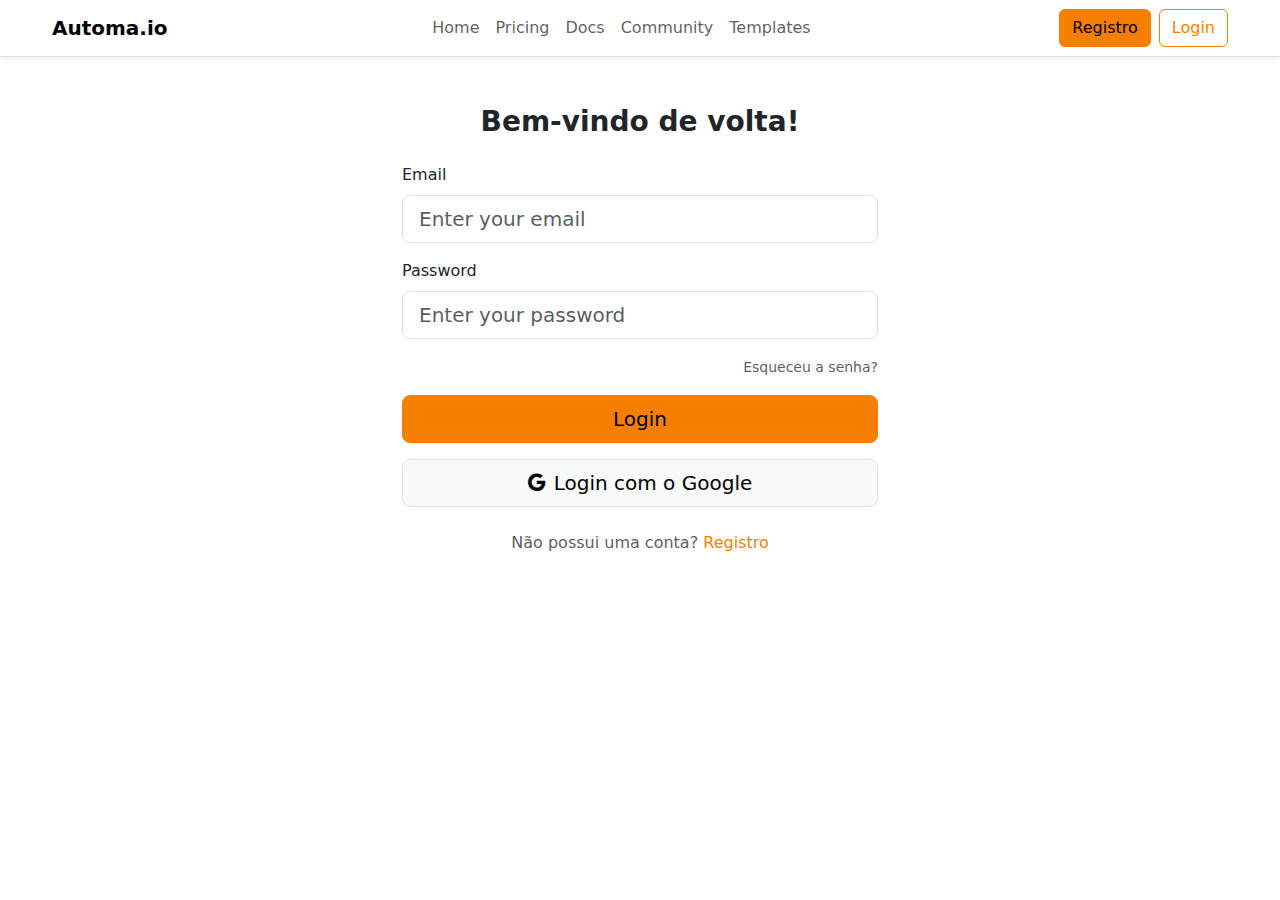
<file: new-automation.html>
<!doctype html>
<html lang="pt-BR">
  <head>
    <meta charset="utf-8" />
    <meta name="viewport" content="width=device-width, initial-scale=1" />
    <title>Automa.io - Request Automation</title>

    <link href="../css/style.css" rel="stylesheet" />
    <link
      rel="stylesheet"
      href="https://cdn.jsdelivr.net/npm/bootstrap-icons@1.11.3/font/bootstrap-icons.min.css"
    />
  </head>
  <body class="bg-light">
    <header>
      <nav class="navbar navbar-expand-lg bg-white border-bottom shadow-sm">
        <div class="container">
          <a class="navbar-brand fw-bold" href="index.html">Automa.io</a>
          <button
            class="navbar-toggler"
            type="button"
            data-bs-toggle="collapse"
            data-bs-target="#navbarApp"
          >
            <span class="navbar-toggler-icon"></span>
          </button>
          <div class="collapse navbar-collapse" id="navbarApp">
            <ul class="navbar-nav mx-auto mb-2 mb-lg-0">
              <li class="nav-item">
                <a class="nav-link" href="index.html">Home</a>
              </li>
              <li class="nav-item">
                <a class="nav-link" href="automations.html">Automations</a>
              </li>
              <li class="nav-item">
                <a class="nav-link" href="docs.html">Docs</a>
              </li>
              <li class="nav-item">
                <a class="nav-link" href="community.html">Community</a>
              </li>
              <li class="nav-item">
                <a class="nav-link" href="templates.html">Templates</a>
              </li>
            </ul>
            <div class="d-flex align-items-center">
              <a href="new-automation.html" class="btn btn-primary me-2"
                >New automation</a
              >

              <div class="dropdown">
                <a
                  href="#"
                  class="text-decoration-none dropdown-toggle"
                  data-bs-toggle="dropdown"
                >
                  <i class="bi bi-person-circle text-primary fs-1"></i>
                </a>
                <ul class="dropdown-menu dropdown-menu-end shadow-sm">
                  <li><a class="dropdown-item" href="#">Meu Perfil</a></li>
                  <li><hr class="dropdown-divider" /></li>
                  <li>
                    <a class="dropdown-item" href="#" id="logout-button"
                      >Sair (Logout)</a
                    >
                  </li>
                </ul>
              </div>
            </div>
          </div>
        </div>
      </nav>
    </header>

    <main>
      <section class="py-5">
        <div class="container">
          <div class="row justify-content-center">
            <div class="col-12 col-lg-8">
              <div class="mb-4">
                <h1 class="h2">Request an automation</h1>
              </div>

              <form
                class="bg-white p-4 p-md-5 rounded shadow-sm needs-validation"
                id="newAutomationForm"
                novalidate
              >
                <div class="mb-3">
                  <label for="companySelect" class="form-label"
                    >Select company</label
                  >
                  <select
                    class="form-select form-select-lg"
                    id="companySelect"
                    required
                  >
                    <option selected disabled value="">Select company</option>
                    <option value="1">Company One</option>
                    <option value="2">Company Two</option>
                    <option value="3">Company Three</option>
                  </select>
                  <div class="invalid-feedback">
                    Por favor, selecione uma empresa.
                  </div>
                </div>

                <div class="mb-4">
                  <label for="automationName" class="form-label"
                    >Automation name</label
                  >
                  <input
                    type="text"
                    class="form-control form-control-lg"
                    id="automationName"
                    placeholder="Automation name"
                    required
                  />
                  <div class="invalid-feedback">
                    Por favor, dê um nome para a automação.
                  </div>
                </div>

                <div class="mb-4">
                  <label class="form-label">Select systems to integrate</label>
                  <div class="d-flex flex-wrap gap-2">
                    <a
                      href="#"
                      class="btn btn-outline-primary btn-icon-text"
                      data-bs-toggle="button"
                      ><i class="bi bi-building"></i> System A</a
                    >
                    <a
                      href="#"
                      class="btn btn-outline-primary btn-icon-text"
                      data-bs-toggle="button"
                      ><i class="bi bi-building"></i> System B</a
                    >
                    <a
                      href="#"
                      class="btn btn-outline-primary btn-icon-text"
                      data-bs-toggle="button"
                      ><i class="bi bi-building"></i> System C</a
                    >
                    <a
                      href="#"
                      class="btn btn-outline-primary btn-icon-text"
                      data-bs-toggle="button"
                      ><i class="bi bi-building"></i> System D</a
                    >
                    <a
                      href="#"
                      class="btn btn-outline-primary btn-icon-text"
                      data-bs-toggle="button"
                      ><i class="bi bi-building"></i> System E</a
                    >
                    <a
                      href="#"
                      class="btn btn-outline-primary btn-icon-text"
                      data-bs-toggle="button"
                      ><i class="bi bi-building"></i> System F</a
                    >
                    <a
                      href="#"
                      class="btn btn-outline-primary btn-icon-text"
                      data-bs-toggle="button"
                      ><i class="bi bi-building"></i> System G</a
                    >
                    <a
                      href="#"
                      class="btn btn-outline-primary btn-icon-text"
                      data-bs-toggle="button"
                      ><i class="bi bi-building"></i> System H</a
                    >
                  </div>
                </div>

                <div class="mb-4">
                  <label for="description" class="form-label"
                    >Description</label
                  >
                  <textarea
                    class="form-control form-control-lg"
                    id="description"
                    rows="5"
                    placeholder="Description"
                    required
                  ></textarea>
                  <div class="invalid-feedback">
                    Por favor, adicione uma descrição.
                  </div>
                </div>

                <div class="text-end">
                  <button type="submit" class="btn btn-primary btn-lg">
                    Submit
                  </button>
                </div>
              </form>
            </div>
          </div>
        </div>
      </section>
    </main>

    <div class="position-fixed bottom-0 end-0 p-3" style="z-index: 1030">
      <div class="collapse position-relative" id="chatWidget">
        <div class="card shadow-lg" style="width: 350px; margin-bottom: 1rem">
          <div
            class="card-header d-flex justify-content-between align-items-center"
          >
            <h6 class="mb-0 fw-bold">Ajuda & Suporte</h6>
            <a
              href="#chatWidget"
              class="btn-close"
              data-bs-toggle="collapse"
              aria-label="Close"
            ></a>
          </div>
          <div class="card-body" style="height: 300px; overflow-y: auto">
            <div class="d-flex mb-3">
              <div class="flex-shrink-0">
                <i class="bi bi-robot fs-3 text-primary"></i>
              </div>
              <div class="flex-grow-1 ms-3">
                <div class="bg-light p-3 rounded">
                  <p class="mb-0">Olá! Como posso ajudar?</p>
                </div>
              </div>
            </div>
          </div>
          <div class="card-footer">
            <div class="input-group">
              <input
                type="text"
                class="form-control"
                placeholder="Digite sua mensagem..."
              />
              <button class="btn btn-primary">
                <i class="bi bi-send-fill"></i>
              </button>
            </div>
          </div>
        </div>
      </div>
      <a
        class="btn btn-primary btn-lg rounded-circle shadow-lg float-end"
        data-bs-toggle="collapse"
        href="#chatWidget"
      >
        <i class="bi bi-chat-dots-fill"></i>
      </a>
    </div>

    <script src="https://cdn.jsdelivr.net/npm/bootstrap@5.3.3/dist/js/bootstrap.bundle.min.js"></script>

    <script type="module">
      import { AuthService } from '../services/auth.service.js';
      import { AutomationService } from '../services/automation.service.js';

      const authService = new AuthService();
      const automationService = new AutomationService();

      authService.protectRoute();

      document
        .getElementById('logout-button')
        ?.addEventListener('click', (e) => {
          e.preventDefault();
          authService.logout();
          alert('Você foi desconectado com sucesso.');
          window.location.href = 'index.html';
        });

      const form = document.getElementById('newAutomationForm');

      form.addEventListener('submit', async (event) => {
        event.preventDefault();
        event.stopPropagation();

        if (form.checkValidity()) {
          const company = document.getElementById('companySelect').value;
          const name = document.getElementById('automationName').value;
          const description = document.getElementById('description').value;

          const systemButtons = document.querySelectorAll(
            '.btn-icon-text.active'
          );
          const systems = Array.from(systemButtons).map((btn) =>
            btn.textContent.trim()
          );

          const automationData = {
            company,
            name,
            description,
            systems,
          };

          try {
            await automationService.createAutomation(automationData);
            alert('Automação criada com sucesso!');
            window.location.href = 'automations.html';
          } catch (error) {
            alert(
              'Erro ao salvar. Verifique se a API (npm run server) está rodando.'
            );
          }
        }
        form.classList.add('was-validated');
      });
    </script>
  </body>
</html>
</file>
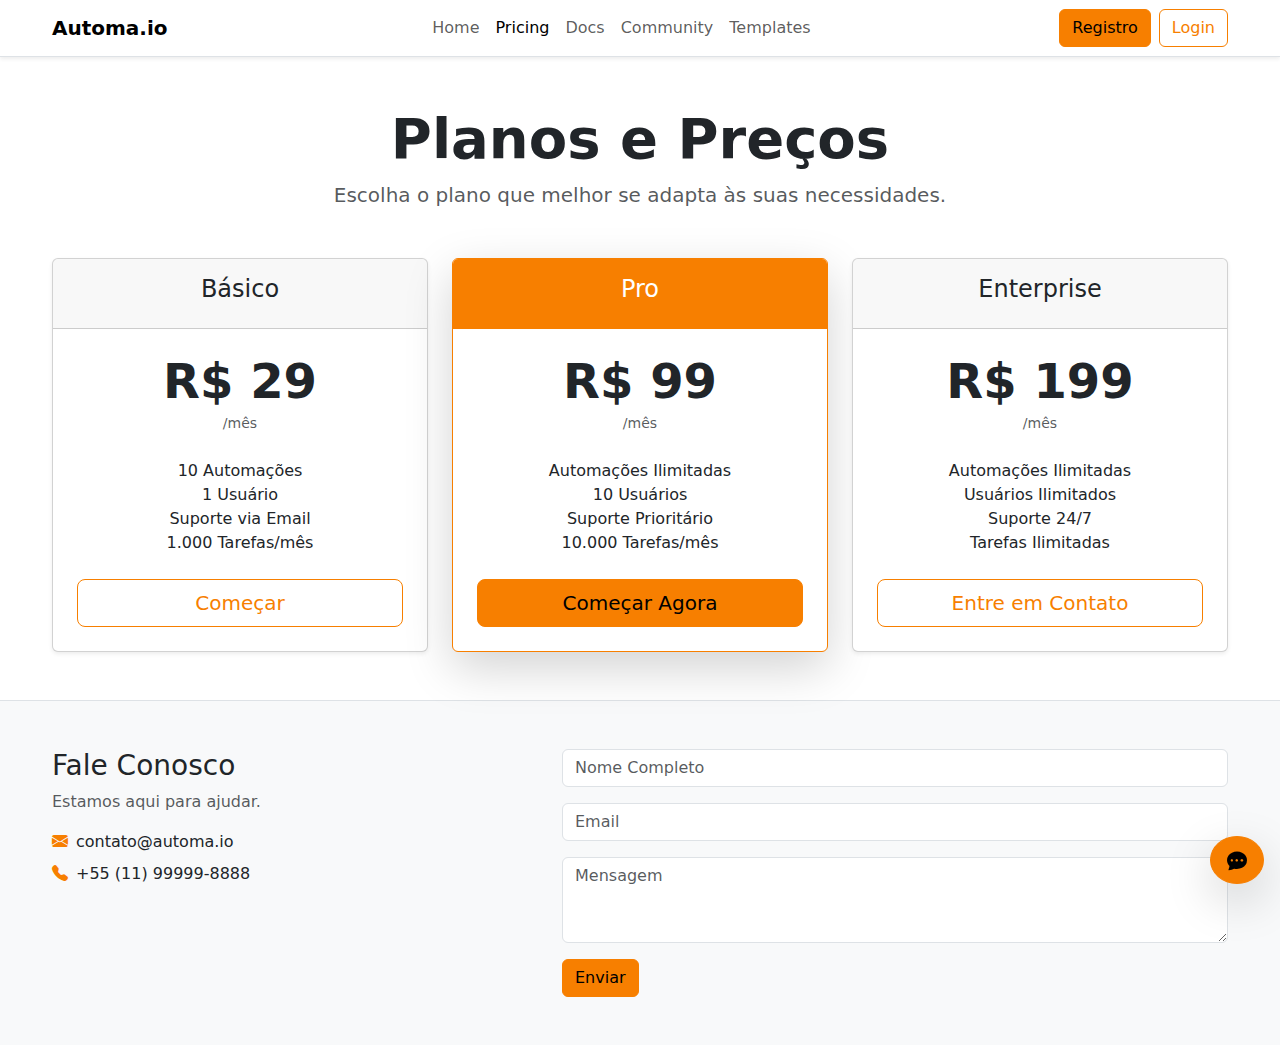
<file: pricing.html>
<!doctype html>
<html lang="pt-BR">
  <head>
    <meta charset="utf-8" />
    <meta name="viewport" content="width=device-width, initial-scale=1" />
    <title>Automa.io - Preços</title>

    <link href="../css/style.css" rel="stylesheet" />
    <link
      rel="stylesheet"
      href="https://cdn.jsdelivr.net/npm/bootstrap-icons@1.11.3/font/bootstrap-icons.min.css"
    />
  </head>

  <body>
    <header>
      <nav class="navbar navbar-expand-lg bg-white border-bottom shadow-sm">
        <div class="container">
          <a class="navbar-brand fw-bold" href="index.html">Automa.io</a>
          <button
            class="navbar-toggler"
            type="button"
            data-bs-toggle="collapse"
            data-bs-target="#navbarPrincipal"
          >
            <span class="navbar-toggler-icon"></span>
          </button>
          <div class="collapse navbar-collapse" id="navbarPrincipal">
            <ul class="navbar-nav mx-auto mb-2 mb-lg-0">
              <li class="nav-item">
                <a class="nav-link" href="index.html">Home</a>
              </li>
              <li class="nav-item">
                <a
                  class="nav-link active"
                  aria-current="page"
                  href="pricing.html"
                  >Pricing</a
                >
              </li>
              <li class="nav-item">
                <a class="nav-link" href="docs.html">Docs</a>
              </li>
              <li class="nav-item">
                <a class="nav-link" href="community.html">Community</a>
              </li>
              <li class="nav-item">
                <a class="nav-link" href="templates.html">Templates</a>
              </li>
            </ul>

            <div class="d-flex align-items-center" id="auth-buttons">
              <a href="register.html" class="btn btn-primary me-2">Registro</a>
              <a href="login.html" class="btn btn-outline-primary">Login</a>
            </div>
          </div>
        </div>
      </nav>
    </header>

    <main>
      <section class="py-5">
        <div class="container">
          <div class="text-center mb-5">
            <h1 class="display-4 fw-bold">Planos e Preços</h1>
            <p class="lead text-muted">
              Escolha o plano que melhor se adapta às suas necessidades.
            </p>
          </div>

          <div class="row g-4 justify-content-center">
            <div class="col-12 col-md-6 col-lg-4">
              <div class="card shadow-sm h-100">
                <div class="card-header text-center py-3">
                  <h2 class="h4 fw-normal">Básico</h2>
                </div>
                <div class="card-body p-4 text-center">
                  <h3 class="card-title display-5 fw-bold mb-0">R$ 29</h3>
                  <small class="text-muted">/mês</small>
                  <ul class="list-unstyled mt-4 mb-4">
                    <li>10 Automações</li>
                    <li>1 Usuário</li>
                    <li>Suporte via Email</li>
                    <li>1.000 Tarefas/mês</li>
                  </ul>
                  <a
                    href="register.html"
                    class="btn btn-outline-primary btn-lg w-100"
                    >Começar</a
                  >
                </div>
              </div>
            </div>

            <div class="col-12 col-md-6 col-lg-4">
              <div class="card shadow-lg border-primary h-100">
                <div
                  class="card-header text-center py-3 bg-primary text-white border-primary"
                >
                  <h2 class="h4 fw-normal">Pro</h2>
                </div>
                <div class="card-body p-4 text-center">
                  <h3 class="card-title display-5 fw-bold mb-0">R$ 99</h3>
                  <small class="text-muted">/mês</small>
                  <ul class="list-unstyled mt-4 mb-4">
                    <li>Automações Ilimitadas</li>
                    <li>10 Usuários</li>
                    <li>Suporte Prioritário</li>
                    <li>10.000 Tarefas/mês</li>
                  </ul>
                  <a href="register.html" class="btn btn-primary btn-lg w-100"
                    >Começar Agora</a
                  >
                </div>
              </div>
            </div>

            <div class="col-12 col-md-6 col-lg-4">
              <div class="card shadow-sm h-100">
                <div class="card-header text-center py-3">
                  <h2 class="h4 fw-normal">Enterprise</h2>
                </div>
                <div class="card-body p-4 text-center">
                  <h3 class="card-title display-5 fw-bold mb-0">R$ 199</h3>
                  <small class="text-muted">/mês</small>
                  <ul class="list-unstyled mt-4 mb-4">
                    <li>Automações Ilimitadas</li>
                    <li>Usuários Ilimitados</li>
                    <li>Suporte 24/7</li>
                    <li>Tarefas Ilimitadas</li>
                  </ul>
                  <a
                    href="#fale-conosco"
                    class="btn btn-outline-primary btn-lg w-100"
                    >Entre em Contato</a
                  >
                </div>
              </div>
            </div>
          </div>
        </div>
      </section>
    </main>

    <footer id="fale-conosco" class="py-5 bg-light border-top">
      <div class="container">
        <div class="row g-5">
          <div class="col-12 col-lg-5">
            <h2 class="h3">Fale Conosco</h2>
            <p class="text-muted">Estamos aqui para ajudar.</p>
            <ul class="list-unstyled">
              <li class="d-flex align-items-center mb-2">
                <i class="bi bi-envelope-fill me-2 text-primary"></i>
                contato@automa.io
              </li>
              <li class="d-flex align-items-center mb-2">
                <i class="bi bi-telephone-fill me-2 text-primary"></i> +55 (11)
                99999-8888
              </li>
            </ul>
          </div>
          <div class="col-12 col-lg-7">
            <form>
              <div class="mb-3">
                <input
                  type="text"
                  class="form-control"
                  placeholder="Nome Completo"
                />
              </div>
              <div class="mb-3">
                <input type="email" class="form-control" placeholder="Email" />
              </div>
              <div class="mb-3">
                <textarea
                  class="form-control"
                  rows="3"
                  placeholder="Mensagem"
                ></textarea>
              </div>
              <button type="button" class="btn btn-primary">Enviar</button>
            </form>
          </div>
        </div>
      </div>
    </footer>

    <div class="position-fixed bottom-0 end-0 p-3" style="z-index: 1030">
      <div class="collapse position-relative" id="chatWidget">
        <div class="card shadow-lg" style="width: 350px; margin-bottom: 1rem">
          <div
            class="card-header d-flex justify-content-between align-items-center"
          >
            <h6 class="mb-0 fw-bold">Ajuda & Suporte</h6>
            <a
              href="#chatWidget"
              class="btn-close"
              data-bs-toggle="collapse"
            ></a>
          </div>
          <div class="card-body" style="height: 300px">
            <div class="bg-light p-3 rounded">Olá! Posso ajudar?</div>
          </div>
        </div>
      </div>
      <a
        class="btn btn-primary btn-lg rounded-circle shadow-lg float-end"
        data-bs-toggle="collapse"
        href="#chatWidget"
      >
        <i class="bi bi-chat-dots-fill"></i>
      </a>
    </div>

    <script
      src="https://cdn.jsdelivr.net/npm/bootstrap@5.3.3/dist/js/bootstrap.bundle.min.js"
      integrity="sha384-YvpcrYf0tY3lHB60NNkmXc5s9fDVZLESaAA55NDzOxhy9GkcIdslK1eN7N6jIeHz"
      crossorigin="anonymous"
    ></script>

    <script type="module">
      import { AuthService } from '../services/auth.service.js';
      const authService = new AuthService();

      // Atualiza botões se logado
      if (authService.isLoggedIn()) {
        const container = document.getElementById('auth-buttons');
        if (container) {
          container.innerHTML = `<a href="automations.html" class="btn btn-primary">Acessar minha área</a>`;
        }
      }
    </script>
  </body>
</html>
</file>
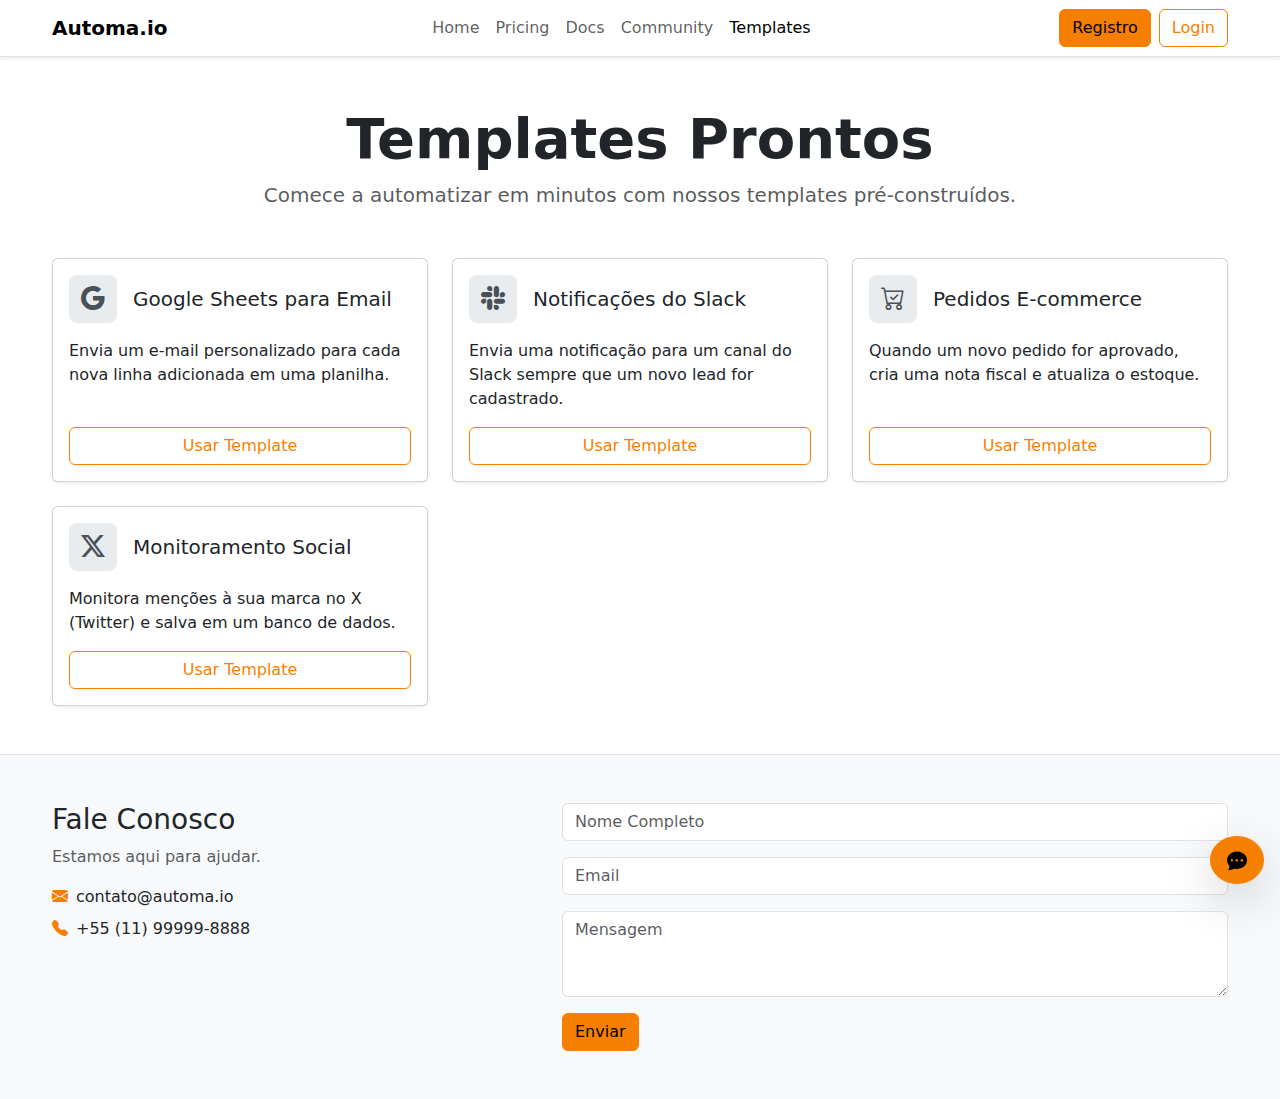
<file: templates.html>
<!doctype html>
<html lang="pt-BR">
  <head>
    <meta charset="utf-8" />
    <meta name="viewport" content="width=device-width, initial-scale=1" />
    <title>Automa.io - Templates</title>

    <link href="../css/style.css" rel="stylesheet" />
    <link
      rel="stylesheet"
      href="https://cdn.jsdelivr.net/npm/bootstrap-icons@1.11.3/font/bootstrap-icons.min.css"
    />
  </head>

  <body>
    <header>
      <nav class="navbar navbar-expand-lg bg-white border-bottom shadow-sm">
        <div class="container">
          <a class="navbar-brand fw-bold" href="index.html">Automa.io</a>
          <button
            class="navbar-toggler"
            type="button"
            data-bs-toggle="collapse"
            data-bs-target="#navbarPrincipal"
          >
            <span class="navbar-toggler-icon"></span>
          </button>
          <div class="collapse navbar-collapse" id="navbarPrincipal">
            <ul class="navbar-nav mx-auto mb-2 mb-lg-0">
              <li class="nav-item">
                <a class="nav-link" href="index.html">Home</a>
              </li>
              <li class="nav-item">
                <a class="nav-link" href="pricing.html">Pricing</a>
              </li>
              <li class="nav-item">
                <a class="nav-link" href="docs.html">Docs</a>
              </li>
              <li class="nav-item">
                <a class="nav-link" href="community.html">Community</a>
              </li>
              <li class="nav-item">
                <a
                  class="nav-link active"
                  aria-current="page"
                  href="templates.html"
                  >Templates</a
                >
              </li>
            </ul>

            <div class="d-flex align-items-center" id="auth-buttons">
              <a href="register.html" class="btn btn-primary me-2">Registro</a>
              <a href="login.html" class="btn btn-outline-primary">Login</a>
            </div>
          </div>
        </div>
      </nav>
    </header>

    <main>
      <section class="py-5">
        <div class="container">
          <div class="text-center mb-5">
            <h1 class="display-4 fw-bold">Templates Prontos</h1>
            <p class="lead text-muted">
              Comece a automatizar em minutos com nossos templates
              pré-construídos.
            </p>
          </div>

          <div class="row row-cols-1 row-cols-md-2 row-cols-lg-3 g-4">
            <div class="col">
              <div class="card shadow-sm h-100">
                <div class="card-body d-flex flex-column">
                  <div class="d-flex align-items-center mb-3">
                    <div class="icon-bg flex-shrink-0 me-3">
                      <i class="bi bi-google"></i>
                    </div>
                    <h3 class="h5 card-title mb-0">Google Sheets para Email</h3>
                  </div>
                  <p class="card-text">
                    Envia um e-mail personalizado para cada nova linha
                    adicionada em uma planilha.
                  </p>
                  <a href="#" class="btn btn-outline-primary mt-auto"
                    >Usar Template</a
                  >
                </div>
              </div>
            </div>

            <div class="col">
              <div class="card shadow-sm h-100">
                <div class="card-body d-flex flex-column">
                  <div class="d-flex align-items-center mb-3">
                    <div class="icon-bg flex-shrink-0 me-3">
                      <i class="bi bi-slack"></i>
                    </div>
                    <h3 class="h5 card-title mb-0">Notificações do Slack</h3>
                  </div>
                  <p class="card-text">
                    Envia uma notificação para um canal do Slack sempre que um
                    novo lead for cadastrado.
                  </p>
                  <a href="#" class="btn btn-outline-primary mt-auto"
                    >Usar Template</a
                  >
                </div>
              </div>
            </div>

            <div class="col">
              <div class="card shadow-sm h-100">
                <div class="card-body d-flex flex-column">
                  <div class="d-flex align-items-center mb-3">
                    <div class="icon-bg flex-shrink-0 me-3">
                      <i class="bi bi-cart-check"></i>
                    </div>
                    <h3 class="h5 card-title mb-0">Pedidos E-commerce</h3>
                  </div>
                  <p class="card-text">
                    Quando um novo pedido for aprovado, cria uma nota fiscal e
                    atualiza o estoque.
                  </p>
                  <a href="#" class="btn btn-outline-primary mt-auto"
                    >Usar Template</a
                  >
                </div>
              </div>
            </div>

            <div class="col">
              <div class="card shadow-sm h-100">
                <div class="card-body d-flex flex-column">
                  <div class="d-flex align-items-center mb-3">
                    <div class="icon-bg flex-shrink-0 me-3">
                      <i class="bi bi-twitter-x"></i>
                    </div>
                    <h3 class="h5 card-title mb-0">Monitoramento Social</h3>
                  </div>
                  <p class="card-text">
                    Monitora menções à sua marca no X (Twitter) e salva em um
                    banco de dados.
                  </p>
                  <a href="#" class="btn btn-outline-primary mt-auto"
                    >Usar Template</a
                  >
                </div>
              </div>
            </div>
          </div>
        </div>
      </section>
    </main>

    <footer id="fale-conosco" class="py-5 bg-light border-top">
      <div class="container">
        <div class="row g-5">
          <div class="col-12 col-lg-5">
            <h2 class="h3">Fale Conosco</h2>
            <p class="text-muted">Estamos aqui para ajudar.</p>
            <ul class="list-unstyled">
              <li class="d-flex align-items-center mb-2">
                <i class="bi bi-envelope-fill me-2 text-primary"></i>
                contato@automa.io
              </li>
              <li class="d-flex align-items-center mb-2">
                <i class="bi bi-telephone-fill me-2 text-primary"></i> +55 (11)
                99999-8888
              </li>
            </ul>
          </div>
          <div class="col-12 col-lg-7">
            <form>
              <div class="mb-3">
                <input
                  type="text"
                  class="form-control"
                  placeholder="Nome Completo"
                />
              </div>
              <div class="mb-3">
                <input type="email" class="form-control" placeholder="Email" />
              </div>
              <div class="mb-3">
                <textarea
                  class="form-control"
                  rows="3"
                  placeholder="Mensagem"
                ></textarea>
              </div>
              <button type="button" class="btn btn-primary">Enviar</button>
            </form>
          </div>
        </div>
      </div>
    </footer>

    <div class="position-fixed bottom-0 end-0 p-3" style="z-index: 1030">
      <div class="collapse position-relative" id="chatWidget">
        <div class="card shadow-lg" style="width: 350px; margin-bottom: 1rem">
          <div
            class="card-header d-flex justify-content-between align-items-center"
          >
            <h6 class="mb-0 fw-bold">Ajuda & Suporte</h6>
            <a
              href="#chatWidget"
              class="btn-close"
              data-bs-toggle="collapse"
            ></a>
          </div>
          <div class="card-body" style="height: 300px">
            <div class="bg-light p-3 rounded">Olá! Posso ajudar?</div>
          </div>
        </div>
      </div>
      <a
        class="btn btn-primary btn-lg rounded-circle shadow-lg float-end"
        data-bs-toggle="collapse"
        href="#chatWidget"
      >
        <i class="bi bi-chat-dots-fill"></i>
      </a>
    </div>

    <script
      src="https://cdn.jsdelivr.net/npm/bootstrap@5.3.3/dist/js/bootstrap.bundle.min.js"
      integrity="sha384-YvpcrYf0tY3lHB60NNkmXc5s9fDVZLESaAA55NDzOxhy9GkcIdslK1eN7N6jIeHz"
      crossorigin="anonymous"
    ></script>

    <script type="module">
      import { AuthService } from '../services/auth.service.js';
      const authService = new AuthService();

      // Se estiver logado, troca os botões
      if (authService.isLoggedIn()) {
        const container = document.getElementById('auth-buttons');
        if (container) {
          container.innerHTML = `<a href="automations.html" class="btn btn-primary">Acessar minha área</a>`;
        }
      }
    </script>
  </body>
</html>
</file>
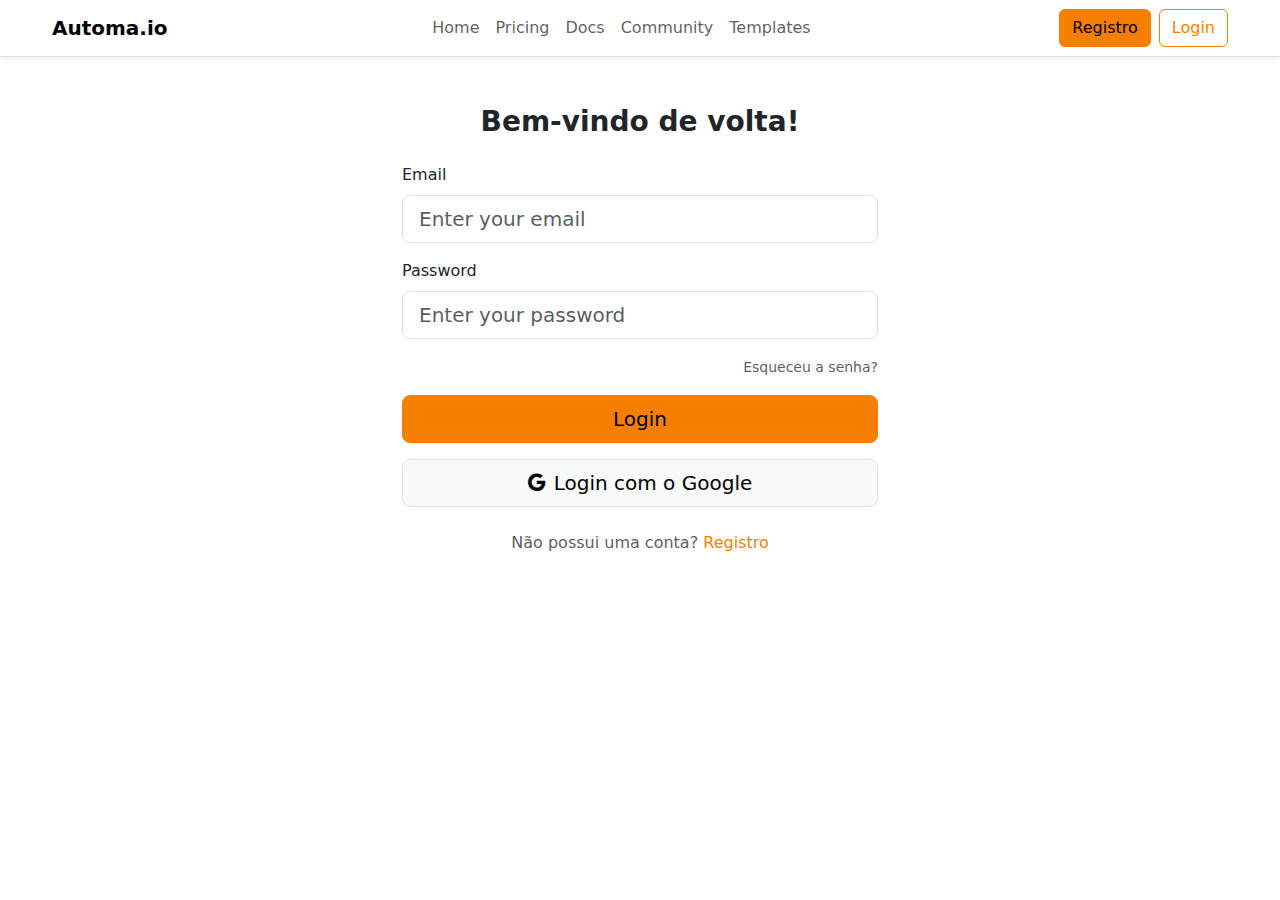
<file: pages/automations.html>
<!doctype html>
<html lang="pt-BR">
  <head>
    <meta charset="utf-8" />
    <meta name="viewport" content="width=device-width, initial-scale=1" />
    <title>Automa.io - My Automations</title>

    <link href="../css/style.css" rel="stylesheet" />
    <link
      rel="stylesheet"
      href="https://cdn.jsdelivr.net/npm/bootstrap-icons@1.11.3/font/bootstrap-icons.min.css"
    />
  </head>
  <body class="bg-light">
    <header>
      <nav class="navbar navbar-expand-lg bg-white border-bottom shadow-sm">
        <div class="container">
          <a class="navbar-brand fw-bold" href="../index.html">Automa.io</a>
          <button
            class="navbar-toggler"
            type="button"
            data-bs-toggle="collapse"
            data-bs-target="#navbarApp"
          >
            <span class="navbar-toggler-icon"></span>
          </button>
          <div class="collapse navbar-collapse" id="navbarApp">
            <ul class="navbar-nav mx-auto mb-2 mb-lg-0">
              <li class="nav-item">
                <a class="nav-link" href="../index.html">Home</a>
              </li>
              <li class="nav-item">
                <a class="nav-link active" href="automations.html"
                  >Automations</a
                >
              </li>
              <li class="nav-item">
                <a class="nav-link" href="docs.html">Docs</a>
              </li>
              <li class="nav-item">
                <a class="nav-link" href="community.html">Community</a>
              </li>
              <li class="nav-item">
                <a class="nav-link" href="templates.html">Templates</a>
              </li>
            </ul>
            <div class="d-flex align-items-center">
              <a href="new-automation.html" class="btn btn-primary me-2"
                >New automation</a
              >

              <div class="dropdown">
                <a
                  href="#"
                  class="text-decoration-none dropdown-toggle"
                  data-bs-toggle="dropdown"
                  aria-expanded="false"
                >
                  <i class="bi bi-person-circle text-primary fs-1"></i>
                </a>
                <ul class="dropdown-menu dropdown-menu-end shadow-sm">
                  <li><a class="dropdown-item" href="#">Meu Perfil</a></li>
                  <li><hr class="dropdown-divider" /></li>
                  <li>
                    <a class="dropdown-item" href="#" id="logout-button">
                      <i class="bi bi-box-arrow-right me-2"></i>Sair (Logout)
                    </a>
                  </li>
                </ul>
              </div>
            </div>
          </div>
        </div>
      </nav>
    </header>

    <main>
      <section class="py-5">
        <div class="container">
          <div class="row justify-content-center">
            <div class="col-12 col-lg-9">
              <div class="text-center text-md-start mb-4">
                <h1 class="h2">Automation Impact</h1>
                <p class="text-muted">
                  Veja como suas automações estão performando
                </p>
              </div>

              <div
                id="automationCarousel"
                class="carousel slide"
                data-bs-ride="false"
              >
                <div class="carousel-inner">
                  <div class="carousel-item active">
                    <div class="card shadow-sm border-0">
                      <div class="card-body p-5 text-center">
                        Carregando automações...
                      </div>
                    </div>
                  </div>
                </div>
                <nav aria-label="Automation pagination" class="mt-4">
                  <ul
                    class="pagination pagination-lg justify-content-center"
                  ></ul>
                </nav>
              </div>
            </div>
          </div>
        </div>
      </section>

      <div class="position-fixed bottom-0 end-0 p-3" style="z-index: 1030">
        <div class="collapse position-relative" id="chatWidget">
          <div class="card shadow-lg" style="width: 350px; margin-bottom: 1rem">
            <div
              class="card-header d-flex justify-content-between align-items-center"
            >
              <h6 class="mb-0 fw-bold">Ajuda & Suporte</h6>
              <a
                href="#chatWidget"
                class="btn-close"
                data-bs-toggle="collapse"
                aria-label="Close"
              ></a>
            </div>
            <div class="card-body" style="height: 300px; overflow-y: auto">
              <div class="d-flex mb-3">
                <div class="flex-shrink-0">
                  <i class="bi bi-robot fs-3 text-primary"></i>
                </div>
                <div class="flex-grow-1 ms-3">
                  <div class="bg-light p-3 rounded">
                    <p class="mb-0">Olá! Como posso ajudar?</p>
                  </div>
                </div>
              </div>
            </div>
            <div class="card-footer">
              <div class="input-group">
                <input
                  type="text"
                  class="form-control"
                  placeholder="Digite sua mensagem..."
                />
                <button class="btn btn-primary">
                  <i class="bi bi-send-fill"></i>
                </button>
              </div>
            </div>
          </div>
        </div>
        <a
          class="btn btn-primary btn-lg rounded-circle shadow-lg float-end"
          data-bs-toggle="collapse"
          href="#chatWidget"
        >
          <i class="bi bi-chat-dots-fill"></i>
        </a>
      </div>
    </main>

    <script src="https://cdn.jsdelivr.net/npm/bootstrap@5.3.3/dist/js/bootstrap.bundle.min.js"></script>

    <script type="module">
      import { AuthService } from '../services/auth.service.js';
      import { AutomationService } from '../services/automation.service.js';

      const authService = new AuthService();
      const automationService = new AutomationService();

      // 1. Guardião: Protege a rota (redireciona para login se não logado)
      authService.protectRoute();

      // 2. Logout
      document
        .getElementById('logout-button')
        ?.addEventListener('click', (e) => {
          e.preventDefault();
          authService.logout();
          alert('Você foi desconectado com sucesso.');
          window.location.href = '../index.html';
        });

      // 3. Carregar Lista (Carousel)
      window.addEventListener('DOMContentLoaded', async () => {
        try {
          const automations = await automationService.getAutomations();
          const carouselInner = document.querySelector('.carousel-inner');
          const paginationList = document.querySelector('.pagination');

          carouselInner.innerHTML = '';
          paginationList.innerHTML = '';

          if (automations.length === 0) {
            carouselInner.innerHTML =
              '<div class="carousel-item active"><div class="card shadow-sm border-0"><div class="card-body p-5 text-center"><h3 class="h5">Nenhuma automação encontrada.</h3><p class="text-muted mb-0">Vá para "New automation" para criar a sua primeira.</p></div></div></div>';
            paginationList.style.display = 'none';
            return;
          }

          automations.forEach((auto, index) => {
            const active = index === 0 ? 'active' : '';

            // Badges
            let badges =
              auto.systems && auto.systems.length > 0
                ? auto.systems
                    .map(
                      (s) =>
                        `<span class="badge bg-secondary-subtle text-dark-emphasis p-2 fs-6 me-1">${s}</span>`
                    )
                    .join('')
                : '<span class="badge bg-light text-muted p-2 fs-6">Nenhum sistema</span>';

            // HTML do Slide
            const slideHTML = `
                        <div class="carousel-item ${active}">
                            <div class="row justify-content-center">
                                <div class="col-12 col-lg-9">
                                    <div class="card shadow-sm border-0">
                                        <div class="card-body p-4 p-md-5">
                                            <h3 class="h5">Automação: <strong>${auto.name}</strong></h3>
                                            <p class="text-muted">Empresa: ${auto.company}</p>
                                            <img src="../img/chart-placeholder-${(index % 3) + 1}.png" class="img-fluid w-100 mb-4" alt="Gráfico">
                                            <h3 class="h5">Sistemas Integrados</h3>
                                            <div class="d-flex flex-wrap gap-2 mb-4">${badges}</div>
                                            <div class="list-group list-group-flush">
                                                <div class="list-group-item d-flex align-items-center px-0">
                                                    <div class="icon-bg flex-shrink-0 me-3"><i class="bi bi-file-earmark-text"></i></div>
                                                    <div class="flex-grow-1"><h4 class="h6 mb-0">Descrição</h4><small class="text-muted">${auto.description}</small></div>
                                                </div>
                                            </div>
                                        </div>
                                    </div>
                                </div>
                            </div>
                        </div>`;

            carouselInner.insertAdjacentHTML('beforeend', slideHTML);
            paginationList.insertAdjacentHTML(
              'beforeend',
              `<li class="page-item ${active}"><a class="page-link" href="#" data-bs-target="#automationCarousel" data-bs-slide-to="${index}">${index + 1}</a></li>`
            );
          });

          // Botão Próximo
          paginationList.insertAdjacentHTML(
            'beforeend',
            `<li class="page-item"><a class="page-link" href="#" data-bs-target="#automationCarousel" data-bs-slide="next"><span>&gt;</span></a></li>`
          );

          // Sincronia da Paginação
          const myCarousel = document.getElementById('automationCarousel');
          myCarousel.addEventListener('slide.bs.carousel', (event) => {
            const links = document.querySelectorAll('.pagination .page-item');
            links.forEach((l) => l.classList.remove('active'));
            // O indice + 1 pula o botão "Anterior" se existisse, aqui simplifiquei para pegar pelo slide-to
            const activeLink = document.querySelector(
              `[data-bs-slide-to="${event.to}"]`
            );
            if (activeLink) activeLink.parentElement.classList.add('active');
          });
        } catch (error) {
          console.error(error);
          const carouselInner = document.querySelector('.carousel-inner');
          carouselInner.innerHTML = `<div class="alert alert-danger">Erro ao carregar dados. Verifique se a API está rodando (npm run server).</div>`;
        }
      });
    </script>
  </body>
</html>
</file>
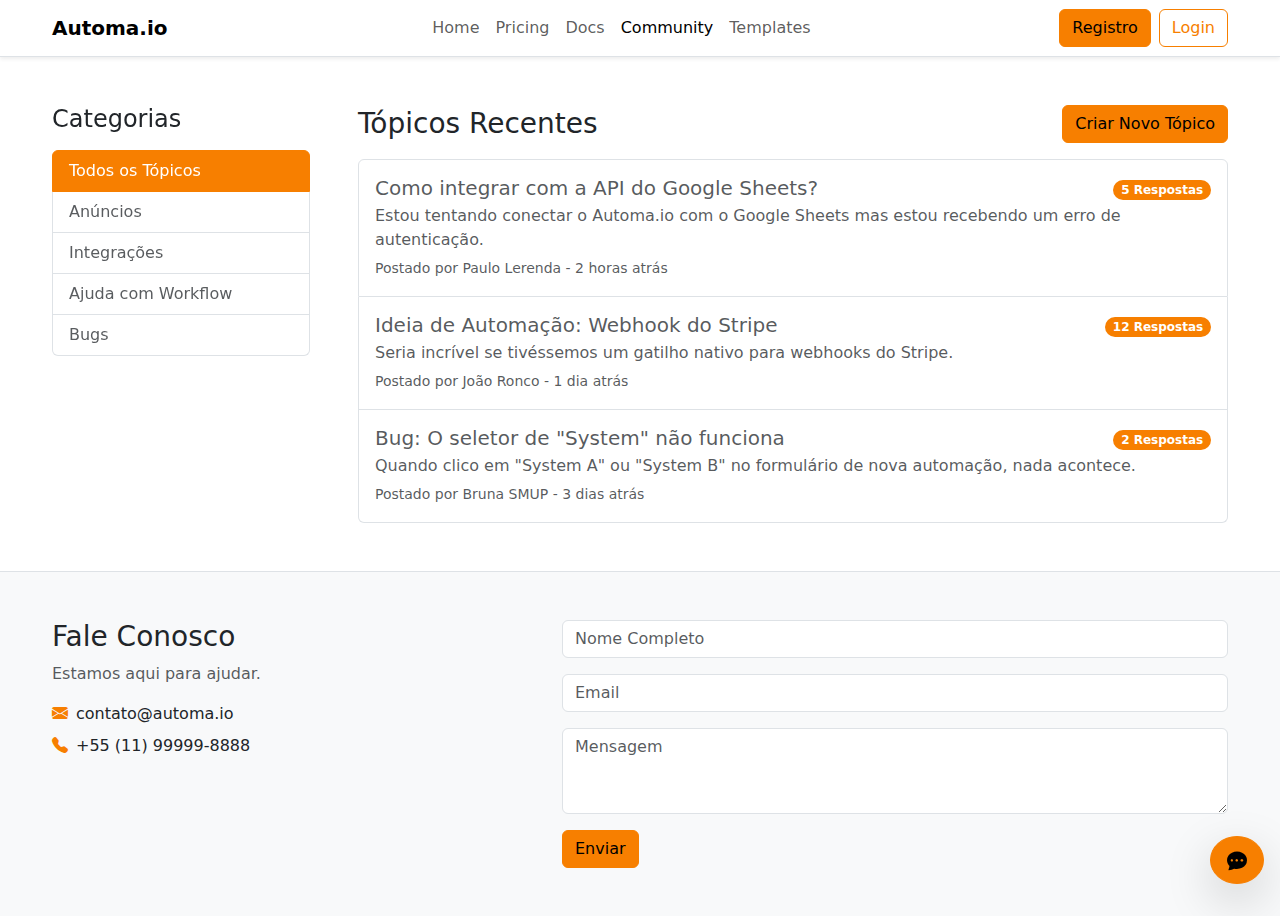
<file: pages/community.html>
<!doctype html>
<html lang="pt-BR">

<head>
    <meta charset="utf-8" />
    <meta name="viewport" content="width=device-width, initial-scale=1" />
    <title>Automa.io - Comunidade</title>

    <link href="../css/style.css" rel="stylesheet" />
    <link rel="stylesheet" href="https://cdn.jsdelivr.net/npm/bootstrap-icons@1.11.3/font/bootstrap-icons.min.css">
</head>

<body>

    <header>
        <nav class="navbar navbar-expand-lg bg-white border-bottom shadow-sm">
            <div class="container">
                <a class="navbar-brand fw-bold" href="index.html">Automa.io</a>
                <button class="navbar-toggler" type="button" data-bs-toggle="collapse" data-bs-target="#navbarPrincipal">
                    <span class="navbar-toggler-icon"></span>
                </button>
                <div class="collapse navbar-collapse" id="navbarPrincipal">
                    <ul class="navbar-nav mx-auto mb-2 mb-lg-0">
                        <li class="nav-item"><a class="nav-link" href="index.html">Home</a></li>
                        <li class="nav-item"><a class="nav-link" href="pricing.html">Pricing</a></li>
                        <li class="nav-item"><a class="nav-link" href="docs.html">Docs</a></li>
                        <li class="nav-item"><a class="nav-link active" aria-current="page" href="community.html">Community</a></li>
                        <li class="nav-item"><a class="nav-link" href="templates.html">Templates</a></li>
                    </ul>
                    
                    <div class="d-flex align-items-center" id="auth-buttons">
                        <a href="register.html" class="btn btn-primary me-2">Registro</a>
                        <a href="login.html" class="btn btn-outline-primary">Login</a>
                    </div>
                </div>
            </div>
        </nav>
    </header>

    <main>
        <div class="container py-5">
            <div class="row g-5">
                <div class="col-12 col-md-3">
                    <div class="sticky-top" style="top: 2rem;">
                        <h4 class="mb-3">Categorias</h4>
                        <div class="list-group">
                            <a href="#" class="list-group-item list-group-item-action active" aria-current="true">Todos os Tópicos</a>
                            <a href="#" class="list-group-item list-group-item-action">Anúncios</a>
                            <a href="#" class="list-group-item list-group-item-action">Integrações</a>
                            <a href="#" class="list-group-item list-group-item-action">Ajuda com Workflow</a>
                            <a href="#" class="list-group-item list-group-item-action">Bugs</a>
                        </div>
                    </div>
                </div>

                <div class="col-12 col-md-9">
                    <div class="d-flex justify-content-between align-items-center mb-3">
                        <h2 class="h3 mb-0">Tópicos Recentes</h2>
                        <a href="#" class="btn btn-primary">Criar Novo Tópico</a>
                    </div>

                    <div class="list-group">
                        <a href="#" class="list-group-item list-group-item-action p-3">
                            <div class="d-flex w-100 justify-content-between align-items-center">
                                <h5 class="mb-1">Como integrar com a API do Google Sheets?</h5>
                                <span class="badge bg-primary rounded-pill">5 Respostas</span>
                            </div>
                            <p class="mb-1">Estou tentando conectar o Automa.io com o Google Sheets mas estou recebendo um erro de autenticação.</p>
                            <small class="text-muted">Postado por Paulo Lerenda - 2 horas atrás</small>
                        </a>

                        <a href="#" class="list-group-item list-group-item-action p-3">
                            <div class="d-flex w-100 justify-content-between align-items-center">
                                <h5 class="mb-1">Ideia de Automação: Webhook do Stripe</h5>
                                <span class="badge bg-primary rounded-pill">12 Respostas</span>
                            </div>
                            <p class="mb-1">Seria incrível se tivéssemos um gatilho nativo para webhooks do Stripe.</p>
                            <small class="text-muted">Postado por João Ronco - 1 dia atrás</small>
                        </a>

                        <a href="#" class="list-group-item list-group-item-action p-3">
                            <div class="d-flex w-100 justify-content-between align-items-center">
                                <h5 class="mb-1">Bug: O seletor de "System" não funciona</h5>
                                <span class="badge bg-primary rounded-pill">2 Respostas</span>
                            </div>
                            <p class="mb-1">Quando clico em "System A" ou "System B" no formulário de nova automação, nada acontece.</p>
                            <small class="text-muted">Postado por Bruna SMUP - 3 dias atrás</small>
                        </a>
                    </div>
                </div>
            </div>
        </div>
    </main>

    <footer id="fale-conosco" class="py-5 bg-light border-top">
        <div class="container">
            <div class="row g-5">
                <div class="col-12 col-lg-5">
                    <h2 class="h3">Fale Conosco</h2>
                    <p class="text-muted">Estamos aqui para ajudar.</p>
                    <ul class="list-unstyled">
                        <li class="d-flex align-items-center mb-2"><i class="bi bi-envelope-fill me-2 text-primary"></i> contato@automa.io</li>
                        <li class="d-flex align-items-center mb-2"><i class="bi bi-telephone-fill me-2 text-primary"></i> +55 (11) 99999-8888</li>
                    </ul>
                </div>
                <div class="col-12 col-lg-7">
                    <form>
                        <div class="mb-3"><input type="text" class="form-control" placeholder="Nome Completo"></div>
                        <div class="mb-3"><input type="email" class="form-control" placeholder="Email"></div>
                        <div class="mb-3"><textarea class="form-control" rows="3" placeholder="Mensagem"></textarea></div>
                        <button type="button" class="btn btn-primary">Enviar</button>
                    </form>
                </div>
            </div>
        </div>
    </footer>

    <div class="position-fixed bottom-0 end-0 p-3" style="z-index: 1030;">
        <div class="collapse position-relative" id="chatWidget">
            <div class="card shadow-lg" style="width: 350px; margin-bottom: 1rem;">
                <div class="card-header d-flex justify-content-between align-items-center">
                    <h6 class="mb-0 fw-bold">Ajuda & Suporte</h6>
                    <a href="#chatWidget" class="btn-close" data-bs-toggle="collapse"></a>
                </div>
                <div class="card-body" style="height: 300px;"><div class="bg-light p-3 rounded">Olá! Posso ajudar?</div></div>
            </div>
        </div>
        <a class="btn btn-primary btn-lg rounded-circle shadow-lg float-end" data-bs-toggle="collapse" href="#chatWidget">
            <i class="bi bi-chat-dots-fill"></i>
        </a>
    </div>

    <script src="https://cdn.jsdelivr.net/npm/bootstrap@5.3.3/dist/js/bootstrap.bundle.min.js" integrity="sha384-YvpcrYf0tY3lHB60NNkmXc5s9fDVZLESaAA55NDzOxhy9GkcIdslK1eN7N6jIeHz" crossorigin="anonymous"></script>

    <script type="module">
        import { AuthService } from '../services/auth.service.js';
        const authService = new AuthService();

        if (authService.isLoggedIn()) {
            const container = document.getElementById('auth-buttons');
            if (container) {
                container.innerHTML = `<a href="automations.html" class="btn btn-primary">Acessar minha área</a>`;
            }
        }
    </script>
</body>
</html>
</file>
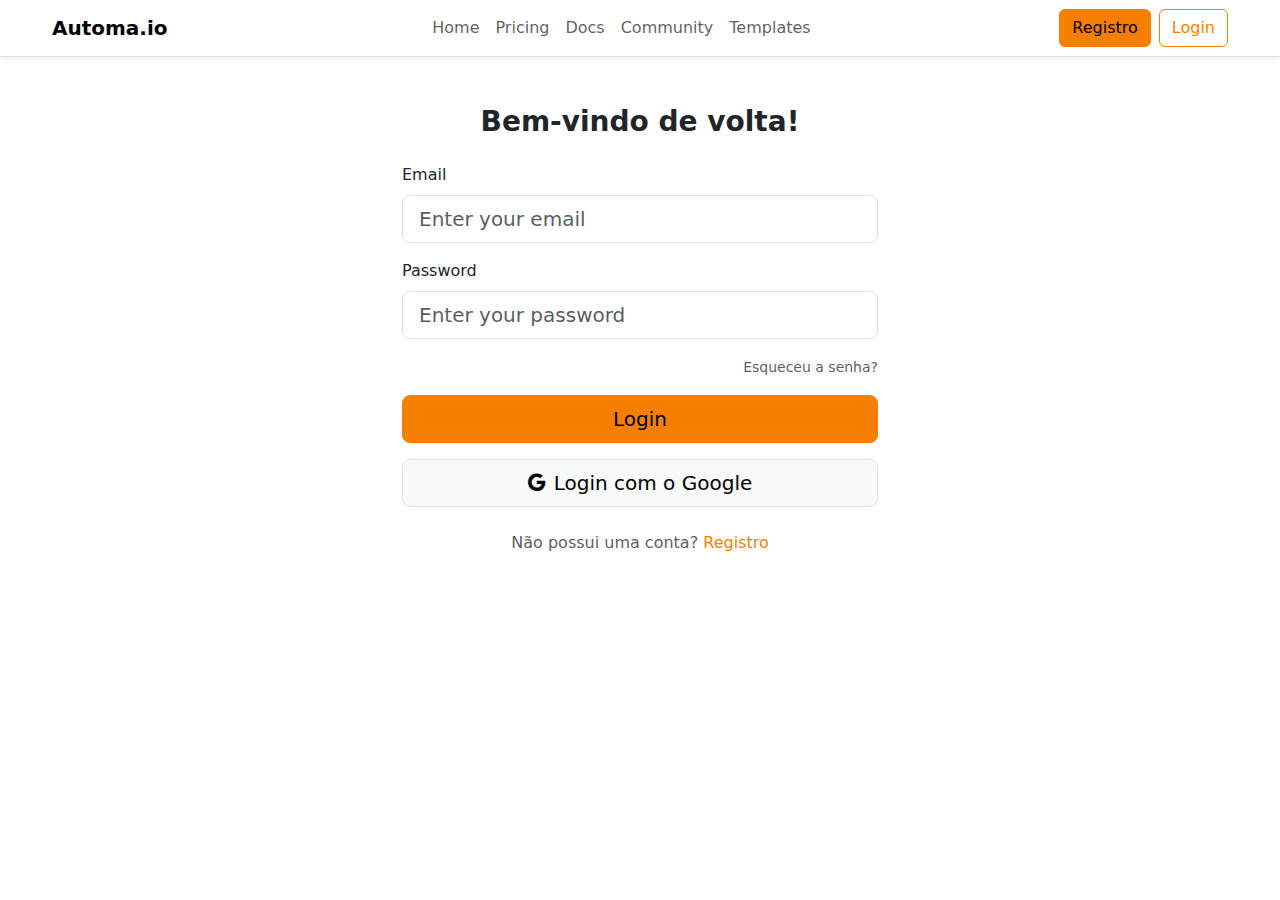
<file: pages/new-automation.html>
<!doctype html>
<html lang="pt-BR">
<head>
    <meta charset="utf-8" />
    <meta name="viewport" content="width=device-width, initial-scale=1" />
    <title>Automa.io - Request Automation</title>

    <link href="../css/style.css" rel="stylesheet" />
    <link rel="stylesheet" href="https://cdn.jsdelivr.net/npm/bootstrap-icons@1.11.3/font/bootstrap-icons.min.css">
</head>
<body class="bg-light">

    <header>
        <nav class="navbar navbar-expand-lg bg-white border-bottom shadow-sm">
            <div class="container">
                <a class="navbar-brand fw-bold" href="index.html">Automa.io</a>
                <button class="navbar-toggler" type="button" data-bs-toggle="collapse" data-bs-target="#navbarApp">
                    <span class="navbar-toggler-icon"></span>
                </button>
                <div class="collapse navbar-collapse" id="navbarApp">
                    <ul class="navbar-nav mx-auto mb-2 mb-lg-0">
                        <li class="nav-item"><a class="nav-link" href="index.html">Home</a></li>
                        <li class="nav-item"><a class="nav-link" href="automations.html">Automations</a></li>
                        <li class="nav-item"><a class="nav-link" href="docs.html">Docs</a></li>
                        <li class="nav-item"><a class="nav-link" href="community.html">Community</a></li>
                        <li class="nav-item"><a class="nav-link" href="templates.html">Templates</a></li>
                    </ul>
                    <div class="d-flex align-items-center">
                        <a href="new-automation.html" class="btn btn-primary me-2">New automation</a>
                        
                        <div class="dropdown">
                            <a href="#" class="text-decoration-none dropdown-toggle" data-bs-toggle="dropdown">
                                <i class="bi bi-person-circle text-primary fs-1"></i>
                            </a>
                            <ul class="dropdown-menu dropdown-menu-end shadow-sm">
                                <li><a class="dropdown-item" href="#">Meu Perfil</a></li>
                                <li><hr class="dropdown-divider"></li>
                                <li><a class="dropdown-item" href="#" id="logout-button">Sair (Logout)</a></li>
                            </ul>
                        </div>
                    </div>
                </div>
            </div>
        </nav>
    </header>

    <main>
        <section class="py-5">
            <div class="container">
                <div class="row justify-content-center">
                    <div class="col-12 col-lg-8">
                        <div class="mb-4">
                            <h1 class="h2">Request an automation</h1>
                        </div>

                        <form class="bg-white p-4 p-md-5 rounded shadow-sm needs-validation" id="newAutomationForm" novalidate>
                            <div class="mb-3">
                                <label for="companySelect" class="form-label">Select company</label>
                                <select class="form-select form-select-lg" id="companySelect" required>
                                    <option selected disabled value="">Select company</option>
                                    <option value="1">Company One</option>
                                    <option value="2">Company Two</option>
                                    <option value="3">Company Three</option>
                                </select>
                                <div class="invalid-feedback">Por favor, selecione uma empresa.</div>
                            </div>

                            <div class="mb-4">
                                <label for="automationName" class="form-label">Automation name</label>
                                <input type="text" class="form-control form-control-lg" id="automationName" placeholder="Automation name" required>
                                <div class="invalid-feedback">Por favor, dê um nome para a automação.</div>
                            </div>

                            <div class="mb-4">
                                <label class="form-label">Select systems to integrate</label>
                                <div class="d-flex flex-wrap gap-2">
                                    <a href="#" class="btn btn-outline-primary btn-icon-text" data-bs-toggle="button"><i class="bi bi-building"></i> System A</a>
                                    <a href="#" class="btn btn-outline-primary btn-icon-text" data-bs-toggle="button"><i class="bi bi-building"></i> System B</a>
                                    <a href="#" class="btn btn-outline-primary btn-icon-text" data-bs-toggle="button"><i class="bi bi-building"></i> System C</a>
                                    <a href="#" class="btn btn-outline-primary btn-icon-text" data-bs-toggle="button"><i class="bi bi-building"></i> System D</a>
                                    <a href="#" class="btn btn-outline-primary btn-icon-text" data-bs-toggle="button"><i class="bi bi-building"></i> System E</a>
                                    <a href="#" class="btn btn-outline-primary btn-icon-text" data-bs-toggle="button"><i class="bi bi-building"></i> System F</a>
                                    <a href="#" class="btn btn-outline-primary btn-icon-text" data-bs-toggle="button"><i class="bi bi-building"></i> System G</a>
                                    <a href="#" class="btn btn-outline-primary btn-icon-text" data-bs-toggle="button"><i class="bi bi-building"></i> System H</a>
                                </div>
                            </div>

                            <div class="mb-4">
                                <label for="description" class="form-label">Description</label>
                                <textarea class="form-control form-control-lg" id="description" rows="5" placeholder="Description" required></textarea>
                                <div class="invalid-feedback">Por favor, adicione uma descrição.</div>
                            </div>

                            <div class="text-end">
                                <button type="submit" class="btn btn-primary btn-lg">Submit</button>
                            </div>
                        </form>
                    </div>
                </div>
            </div>
        </section>
    </main>

    <div class="position-fixed bottom-0 end-0 p-3" style="z-index: 1030">
        <div class="collapse position-relative" id="chatWidget">
            <div class="card shadow-lg" style="width: 350px; margin-bottom: 1rem">
                <div class="card-header d-flex justify-content-between align-items-center">
                    <h6 class="mb-0 fw-bold">Ajuda & Suporte</h6>
                    <a href="#chatWidget" class="btn-close" data-bs-toggle="collapse" aria-label="Close"></a>
                </div>
                <div class="card-body" style="height: 300px; overflow-y: auto">
                    <div class="d-flex mb-3">
                        <div class="flex-shrink-0"><i class="bi bi-robot fs-3 text-primary"></i></div>
                        <div class="flex-grow-1 ms-3"><div class="bg-light p-3 rounded"><p class="mb-0">Olá! Como posso ajudar?</p></div></div>
                    </div>
                </div>
                <div class="card-footer">
                    <div class="input-group">
                        <input type="text" class="form-control" placeholder="Digite sua mensagem...">
                        <button class="btn btn-primary"><i class="bi bi-send-fill"></i></button>
                    </div>
                </div>
            </div>
        </div>
        <a class="btn btn-primary btn-lg rounded-circle shadow-lg float-end" data-bs-toggle="collapse" href="#chatWidget">
            <i class="bi bi-chat-dots-fill"></i>
        </a>
    </div>

    <script src="https://cdn.jsdelivr.net/npm/bootstrap@5.3.3/dist/js/bootstrap.bundle.min.js"></script>

    <script type="module">
        import { AuthService } from '../services/auth.service.js';
        import { AutomationService } from '../services/automation.service.js';

        const authService = new AuthService();
        const automationService = new AutomationService();

        authService.protectRoute();

        document.getElementById('logout-button')?.addEventListener('click', (e) => {
            e.preventDefault();
            authService.logout();
            alert('Você foi desconectado com sucesso.');
            window.location.href = 'index.html';
        });

        const form = document.getElementById('newAutomationForm');

        form.addEventListener('submit', async (event) => {
            event.preventDefault();
            event.stopPropagation();

            if (form.checkValidity()) {
                const company = document.getElementById('companySelect').value;
                const name = document.getElementById('automationName').value;
                const description = document.getElementById('description').value;
                
                const systemButtons = document.querySelectorAll('.btn-icon-text.active');
                const systems = Array.from(systemButtons).map(btn => btn.textContent.trim());

                const automationData = {
                    company,
                    name,
                    description,
                    systems
                };

                try {
                    await automationService.createAutomation(automationData);
                    alert('Automação criada com sucesso!');
                    window.location.href = 'automations.html';
                } catch (error) {
                    alert('Erro ao salvar. Verifique se a API (npm run server) está rodando.');
                }
            }
            form.classList.add('was-validated');
        });
    </script>
</body>
</html>
</file>
